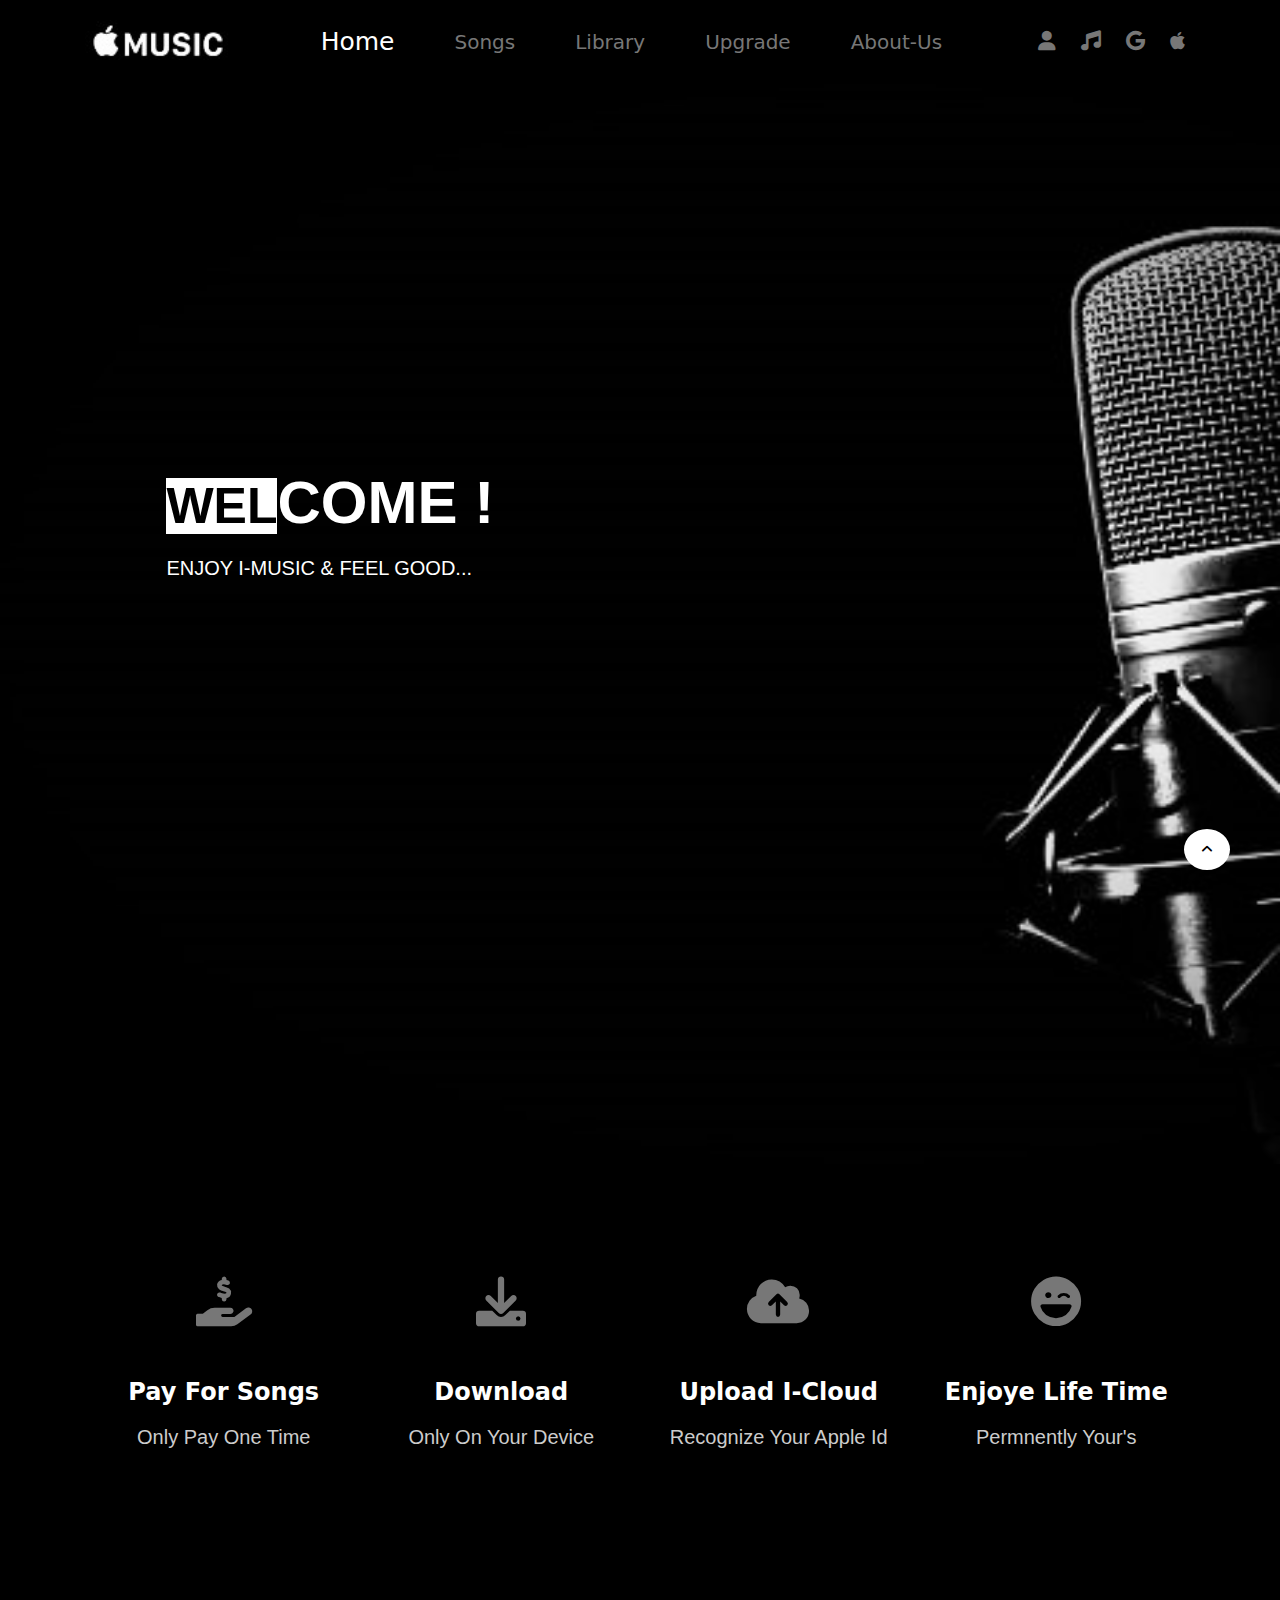
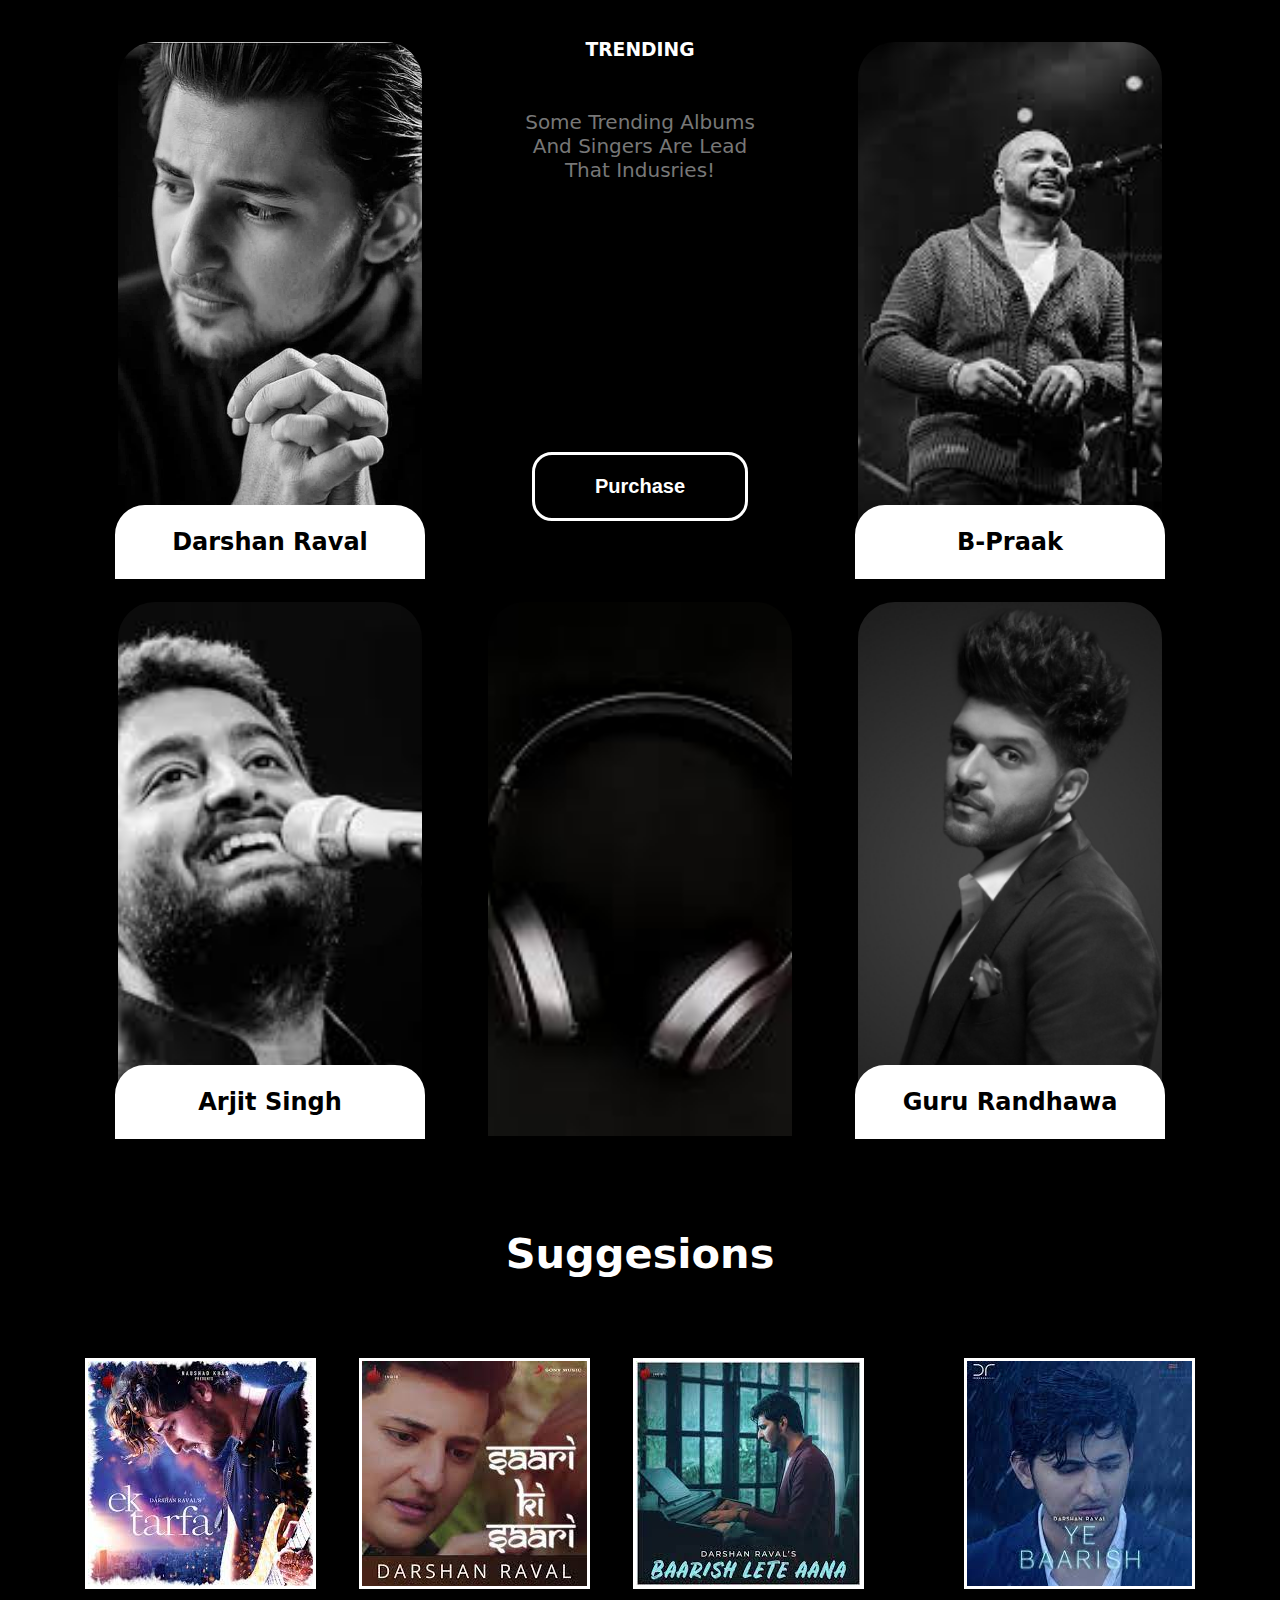
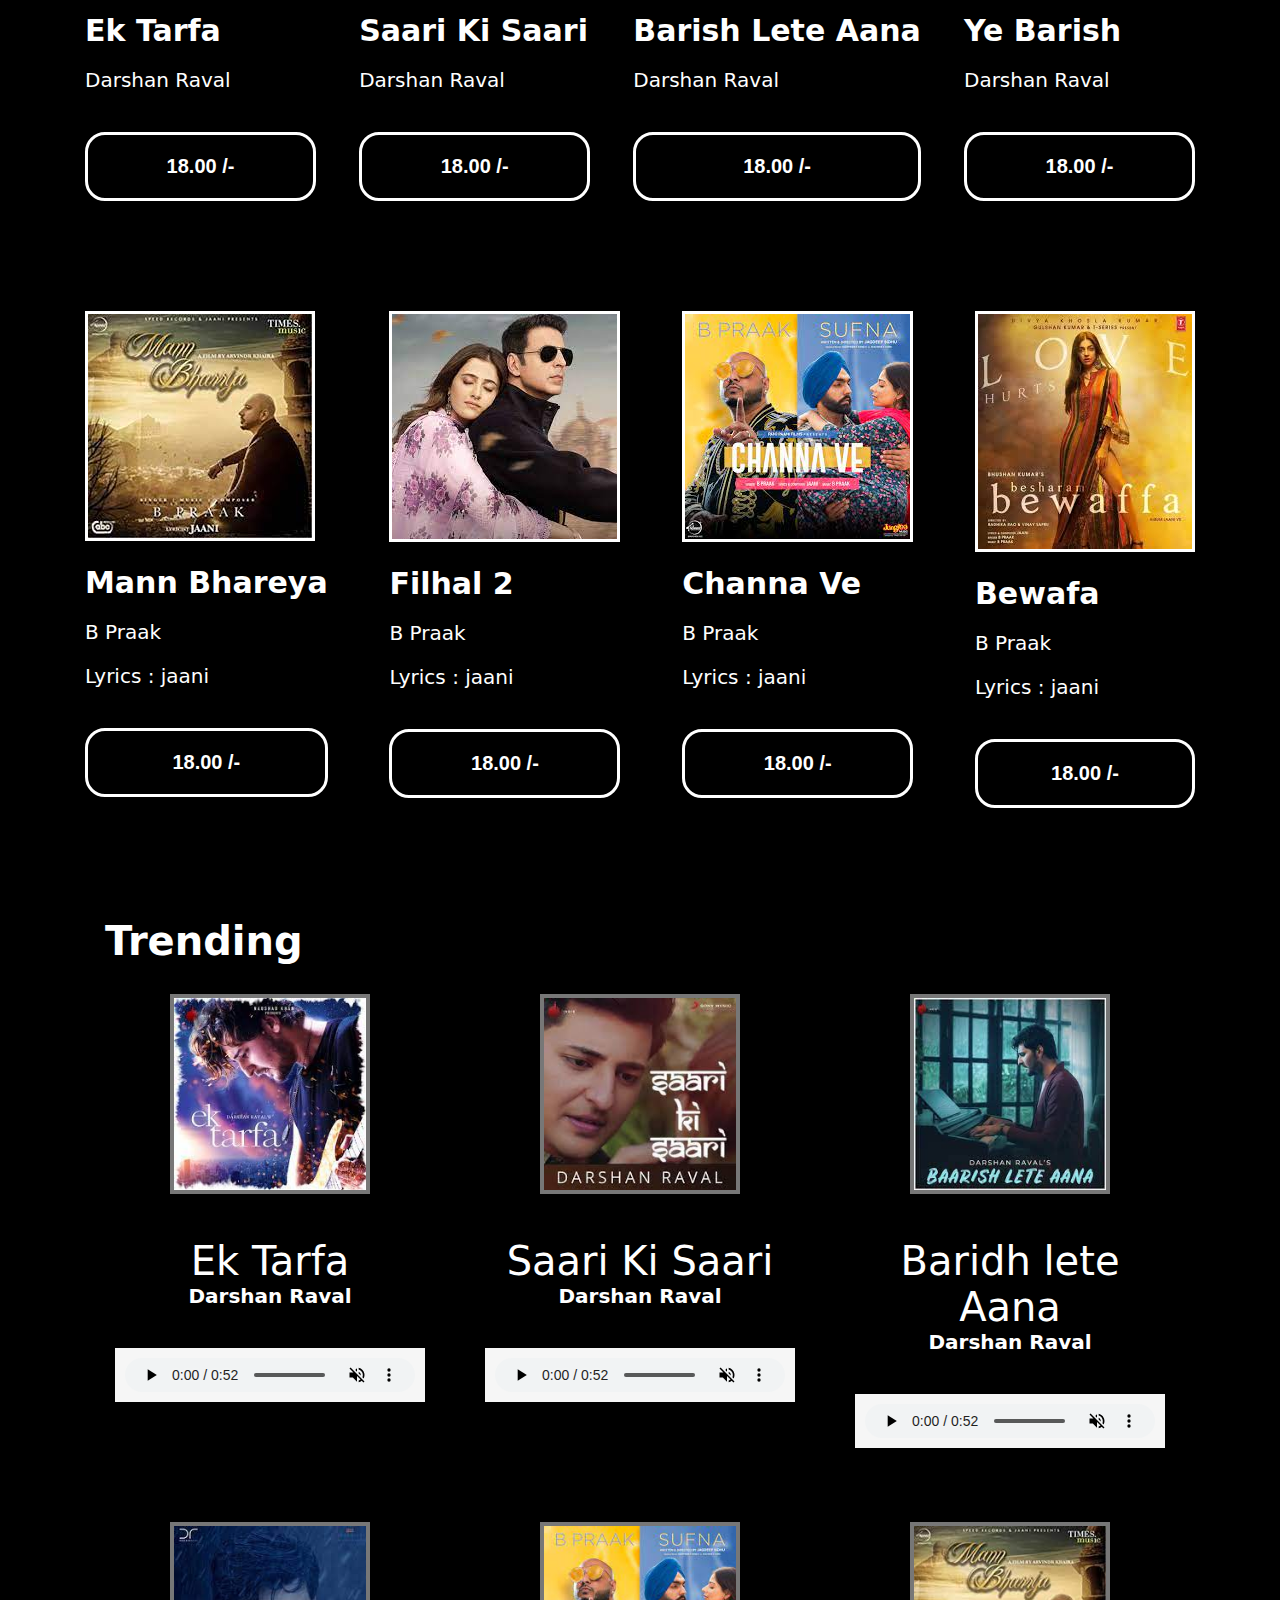
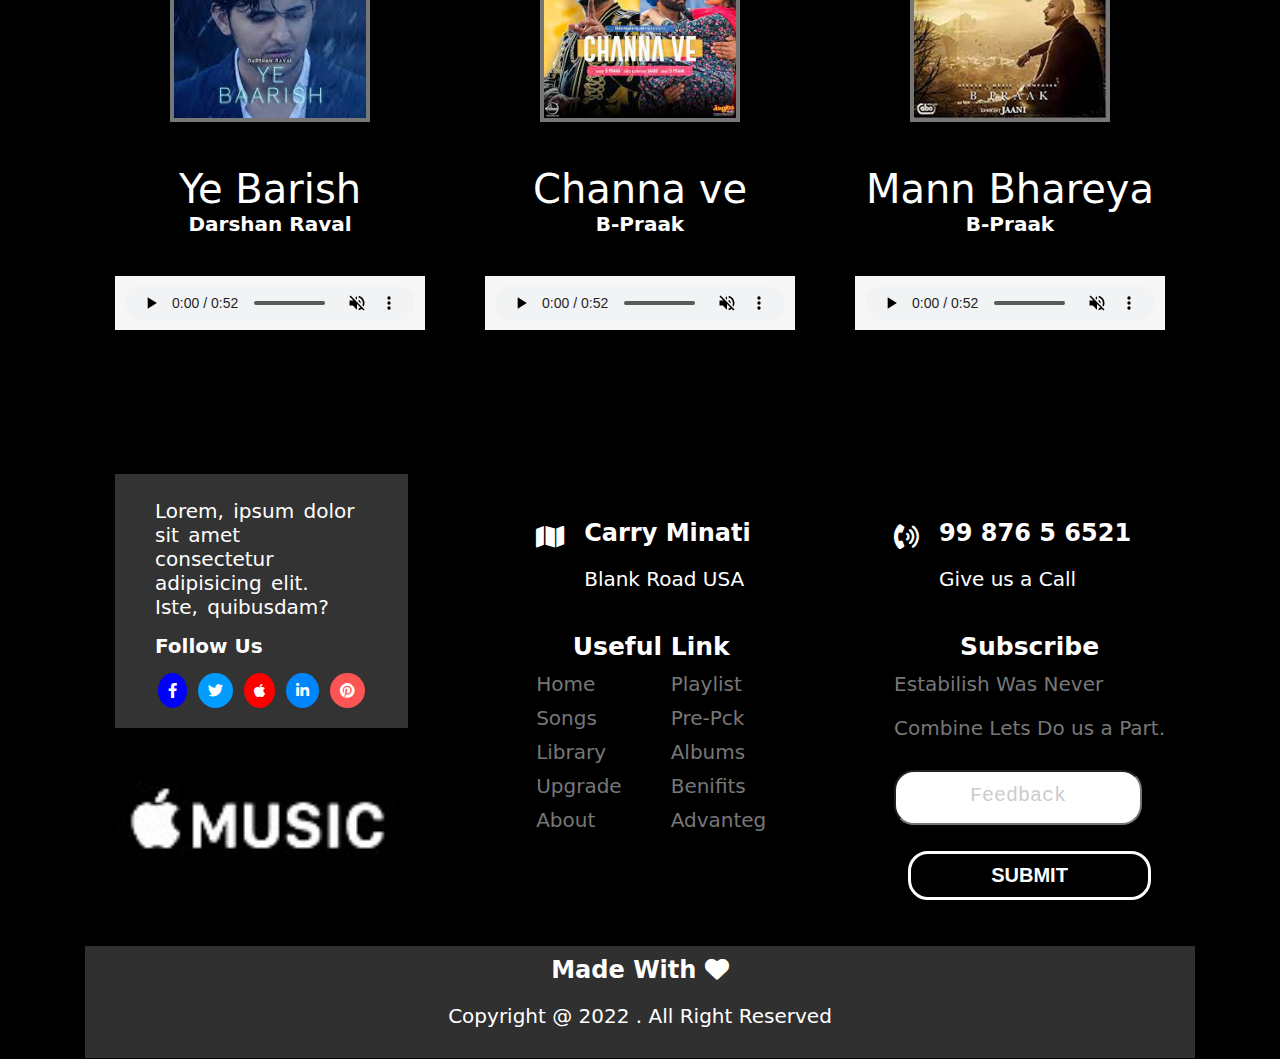
<file: index.html>
<!DOCTYPE html>
<html lang="en">
<head>
    <meta charset="UTF-8">
    <meta http-equiv="X-UA-Compatible" content="IE=edge">
    <meta name="viewport" content="width=device-width, initial-scale=1.0">
    <title>Appple Bot !</title>

    <!-- Favicon -->
    <link rel="icon" href="Images/apple.png">

    <!-- All Min Css -->
    <link rel="stylesheet" href="CSS/all.min.css">

    <!-- Fonts -->
    <link rel="stylesheet" href="">

    <!-- Style.css -->
    <link rel="stylesheet" href="CSS/style.css">
</head>
<body>
    <a href="#uphead">
        <button class="btnup">
            <i class="fa-solid fa-angle-up"></i>
        </button>
    </a>
    
    <header id="uphead">
        <div class="container d-flex align-center jus-bet">
            <div class="logo">
               <a href="index.html"> <img src="images/ilogo1.jpg" alt=""></a>
            </div>
            <nav>
                <ul class="d-flex align-center">
                    <li><a href="index.html"><span>Home</span></a></li>
                    <li><a href="songs.html">Songs</a></li>
                    <li><a href="history.html">Library</a></li>
                    <li><a href="upgrade.html">Upgrade</a></li>
                    <li><a href="about.html">About-Us</a></li>
                </ul>
            </nav>
            <div class="icon">
                <a href="login.html" title="Login"><i class="fa-solid fa-user"></i></a>
                <a href="songs.html" title="music"><i class="fa-solid fa-music"></i></a>
                <a href="https://accounts.google.com" target="_blank"="Google"><i class="fa-brands fa-google"></i></a>
                <a href="https://support.apple.com/en-in/apple-id" target="_blank" title="Apple Id"><i class="fa-brands fa-apple"></i></a>
            </div>
        </div>
    </header>
    
    <section class="space">
        <div class="banner d-flex align-center ">
                <div class="container">
                    <div class="content0">
                        <h1><span class="wel">WEL</span>COME !</h1>
                        <p>ENJOY I-MUSIC  & FEEL GOOD...</p>
                    </div>
                </div>
        </div>
    </section>

    <section class="space">
        <div class="container d-flex ">
            <div class="service space">
                <i class="fa-solid fa-hand-holding-dollar"></i>
                <h2>Pay For Songs</h2>
                <p>Only Pay One Time</p>
            </div>

            <div class="service">
                <i class="fa-solid fa-download"></i>
                <h2>Download</h2>
                <p>Only On Your Device</p>
            </div>

            <div class="service">
                <i class="fa-solid fa-cloud-arrow-up"></i>  
                <h2>Upload I-Cloud</h2>
                <p>Recognize Your Apple Id</p>
            </div>

            <div class="service">
                <i class="fa-solid fa-face-laugh-wink"></i>
                <h2>Enjoye Life Time</h2>
                <p>Permnently Your's</p>
            </div>
        </div>
    </section>

    <section class="space">
        <div class="container d-flex">
            <div class="rowcon">
                <div class="img1">
                   <a href="https://www.youtube.com/results?search_query=darshan+raval" target="_blank"> <h2>Darshan Raval</h2></a>
                </div>
                
            </div>
            <div class="rowcon">
                <h3>TRENDING</h3>
                <p>Some Trending Albums And Singers Are Lead That Indusries!</p>
                <a href="payment.html">
                    <button class="btn">
                   Purchase
                    </button>
                </a>
            </div>
            <div class="rowcon">
               <div class="img2">
                <a href="https://www.youtube.com/results?search_query=b+praak+" target="_blank"> <h2>B-Praak</h2></a>
               </div>
            </div>
        </div>

        <div class="container d-flex con-sm">
            <div class="rowcon">
               <div class="img3">
                <a href="https://www.youtube.com/results?search_query=arjit+singh" target="_blank"> <h2>Arjit Singh</h2></a>
               </div>
            </div>
            <div class="rowcon">
                <div class="img5">

                </div>
                
            </div>
            <div class="rowcon">
               <div class="img4">
                 <a href="https://www.youtube.com/results?search_query=guru+randhawa" target="_blank"><h2>Guru Randhawa</h2></a>
               </div>
            </div>
        </div>
    </section>

    <section class="space">
        <div class="sug space">
            <h5>Suggesions</h5>
            
        </div>
        <div class="container d-flex jus-bet">
            
           <div class="songs">
            <img src="images/song1.jpg" alt="">
                <h5>Ek Tarfa</h5>
                <p>Darshan Raval</p>
                <a href="payment.html">
                    <button class="btn">
                    18.00 /-
                    </button>
                </a>
           </div>
           <div class="songs">
            <img src="images/song2.jpg" alt="">
                <h5>Saari Ki Saari</h5>
                <p>Darshan Raval</p>
                <a href="payment.html">
                    <button class="btn">
                    18.00 /-
                    </button>
                </a>
           </div>
           <div class="songs">
            <img src="images/song3.jpg" alt="">
                <h5>Barish Lete Aana</h5>
                <p>Darshan Raval</p>
                <a href="payment.html">
                    <button class="btn">
                    18.00 /-
                    </button>
                </a>
           </div>
           <div class="songs">
            <img src="images/song4.jpg" alt="">
                <h5>Ye Barish</h5>
                <p>Darshan Raval</p>
                <a href="payment.html">
                    <button class="btn">
                    18.00 /-
                    </button>
                </a>
           </div>
           
        </div>
       
    </section>

    <section class="space">
        <div class="container d-flex jus-bet">
           <div class="songs">
            <img src="images/song2b.jpg" alt="">
                <h5>Mann Bhareya</h5>
                <p>B Praak</p>
                <p>Lyrics : jaani</p>
                <a href="payment.html">
                    <button class="btn">
                    18.00 /-
                    </button>
                </a>
           </div>
           <div class="songs">
            <img src="images/song3b.jpg" alt="">
                <h5>Filhal 2</h5>
                <p>B Praak</p>
                <p>Lyrics : jaani</p>
                <a href="payment.html">
                    <button class="btn">
                    18.00 /-
                    </button>
                </a>
           </div>
           <div class="songs">
            <img src="images/song1b.jpg" alt="">
                <h5>Channa Ve</h5>
                <p>B Praak</p>
                <p>Lyrics : jaani</p>
                <a href="payment.html">
                    <button class="btn">
                    18.00 /-
                    </button>
                </a>
           </div>
           <div class="songs">
            <img src="images/song4b.jpg" alt="">
                <h5>Bewafa</h5>
                <p>B Praak</p>
                <p>Lyrics : jaani</p>
                <a href="payment.html">
                    <button class="btn">
                    18.00 /-
                    </button>
                </a>
           </div>
           
        </div>
    </section>

    <section >
        <div class="container">
            <div class="text">
                <h2>Trending</h2>
            </div>
        </div>
    </section>

    <section class="space">
        <div class="container  mb">
            <div class="forrowedit  jus-bet d-flex">
                <div class="music-user">
                   <div class="song-bar">
                       <img src="images/song1.jpg" alt="">
                   </div>
                   <div class="song-bar">
                       <h2>Ek Tarfa</h2>
                       <small>Darshan Raval</small>
                   </div>
                   <div class="song-bar ">
                       <audio controls loop muted autoplay>
                           <source src="music/ek tarfa.mp3">
                       </audio>
                   </div>
               </div>
               <div class="music-user">
                   <div class="song-bar">
                       <img src="images/song2.jpg" alt="">
                   </div>
                   <div class="song-bar">
                       <h2>Saari Ki Saari</h2>
                       <small>Darshan Raval</small>
                   </div>
                   <div class="song-bar">
                       <audio controls loop muted autoplay>
                           <source src="music/ek tarfa.mp3">
                       </audio>
                   </div>
               </div>
   
               <div class="music-user">
                   <div class="song-bar">
                       <img src="images/song3.jpg" alt="">
                   </div>
                   <div class="song-bar">
                       <h2>Baridh lete Aana</h2>
                       <small>Darshan Raval</small>
                   </div>
                   <div class="song-bar ">
                       <audio controls loop muted autoplay>
                           <source src="music/ek tarfa.mp3">
                       </audio>
                   </div>
               </div>
              </div>

              <div class="forrowedit jus-bet d-flex">
                <div class="music-user ">
                   <div class="song-bar">
                       <img src="images/song4.jpg" alt="">
                   </div>
                   <div class="song-bar">
                       <h2>Ye Barish</h2>
                       <small>Darshan Raval</small>
                   </div>
                   <div class="song-bar ">
                       <audio controls loop muted autoplay>
                           <source src="music/ek tarfa.mp3">
                       </audio>
                   </div>
               </div>
               <div class="music-user">
                   <div class="song-bar">
                       <img src="images/song1b.jpg" alt="">
                   </div>
                   <div class="song-bar">
                       <h2>Channa ve </h2>
                       <small>B-Praak</small>
                   </div>
                   <div class="song-bar">
                       <audio controls loop muted autoplay>
                           <source src="music/ek tarfa.mp3">
                       </audio>
                   </div>
               </div>
   
               <div class="music-user">
                   <div class="song-bar">
                       <img src="images/song2b.jpg" alt="">
                   </div>
                   <div class="song-bar">
                       <h2>Mann Bhareya</h2>
                       <small>B-Praak</small>
                   </div>
                   <div class="song-bar ">
                       <audio controls loop muted autoplay>
                           <source src="music/ek tarfa.mp3">
                       </audio>
                   </div>
               </div>
              </div>
        </div>
    </section>

    <footer>
        <div class="container ">
            <div class="top-footer d-flex jus-bet">
                <div class="part-1">
                    <div class="box-footer">
                        <p>
                            Lorem, ipsum dolor sit amet consectetur adipisicing elit. Iste, quibusdam?
                        </p>
                        <h2>Follow Us</h2>
                        <a href="https://www.facebook.com/applemusic/" target="_blank"><i class="fa-brands fa-facebook-f bg-1"></i></a>
                        <a href="https://twitter.com/AppleMusic?ref_src=twsrc%5Egoogle%7Ctwcamp%5Eserp%7Ctwgr%5Eauthor" target="_blank"><i class="fa-brands fa-twitter bg-2"></i></a>
                        <a href="https://music.apple.com/us/browse" target="_blank"><i class="fa-brands fa-apple bg-3"></i></a>
                        <a href="https://www.linkedin.com/company/apple-music-co.-inc." target="_blank"><i class="fa-brands fa-linkedin-in bg-4"></i></a>
                        <a href="https://www.pinterest.com/applemusic/" target="_blank"><i class="fa-brands fa-pinterest bg-5"></i></a>
                    </div>
                    <div class="font-cen">
                        <h2>
                           <img src="images/ilogo1.jpg" alt="">
                        </h2>
                    </div>
                </div>
                <div class="part-2 ">
                    <div class="forlocat d-flex">
                        <div class="iconforfooter">
                            <i class="fa-solid fa-map"></i>
                        </div>
                        <div class="location">
                            <h2>Carry Minati</h2>
                            <p>Blank Road USA</p>
                        </div>
                    </div>

                    <div class="nav">
                        <h2>Useful Link</h2>
                        <div class="navforfooter d-flex jus-bet">
                            <div class="firstnav">
                               <a href="index.html"><p>Home</p></a>
                               <a href="songs.html"><p>Songs</p></a>
                               <a href="history.html"><p>Library</p></a>
                               <a href="upgrade.html"><p>Upgrade</p></a>
                               <a href="about.html"><p>About</p></a>
                            </div>
                            <div class="secnav">
                                <a href=""><p>Playlist</p></a>
                                <a href=""><p>Pre-Pck</p></a>
                                <a href=""><p>Albums</p></a>
                                <a href=""><p>Benifits</p></a>
                                <a href=""><p>Advanteg</p></a>
                            </div>
                        </div>
                    </div>
                </div>
                <div class="part-3">
                    <div class="forlocat d-flex">
                        <div class="iconforfooter">
                            <i class="fa-solid fa-phone-volume"></i>
                        </div>
                        <div class="location">
                            <h2>99 876 5 6521</h2>
                            <p>Give us a Call</p>
                        </div>
                    </div>
                   <div class="nav">
                    <h2>Subscribe</h2>
                    <p>Estabilish Was Never</p>
                    <p>  Combine Lets Do us a Part.</p>
                   </div>
                   <div class="input-edit">
                       <div class="msg">
                        <input type="text" placeholder="Feedback">
                        <button class="btn m-footer">
                            SUBMIT
                        </button>
                       </div>
                   </div>
                </div>
            </div>
            <div class="bottom-footer">
                <h2>Made With <i class="fa-solid fa-heart"></i></h2>
                    <p>Copyright @ 2022 . All Right Reserved</p>
            </div>
        </div>
    </footer>
</body>
</html>
</file>
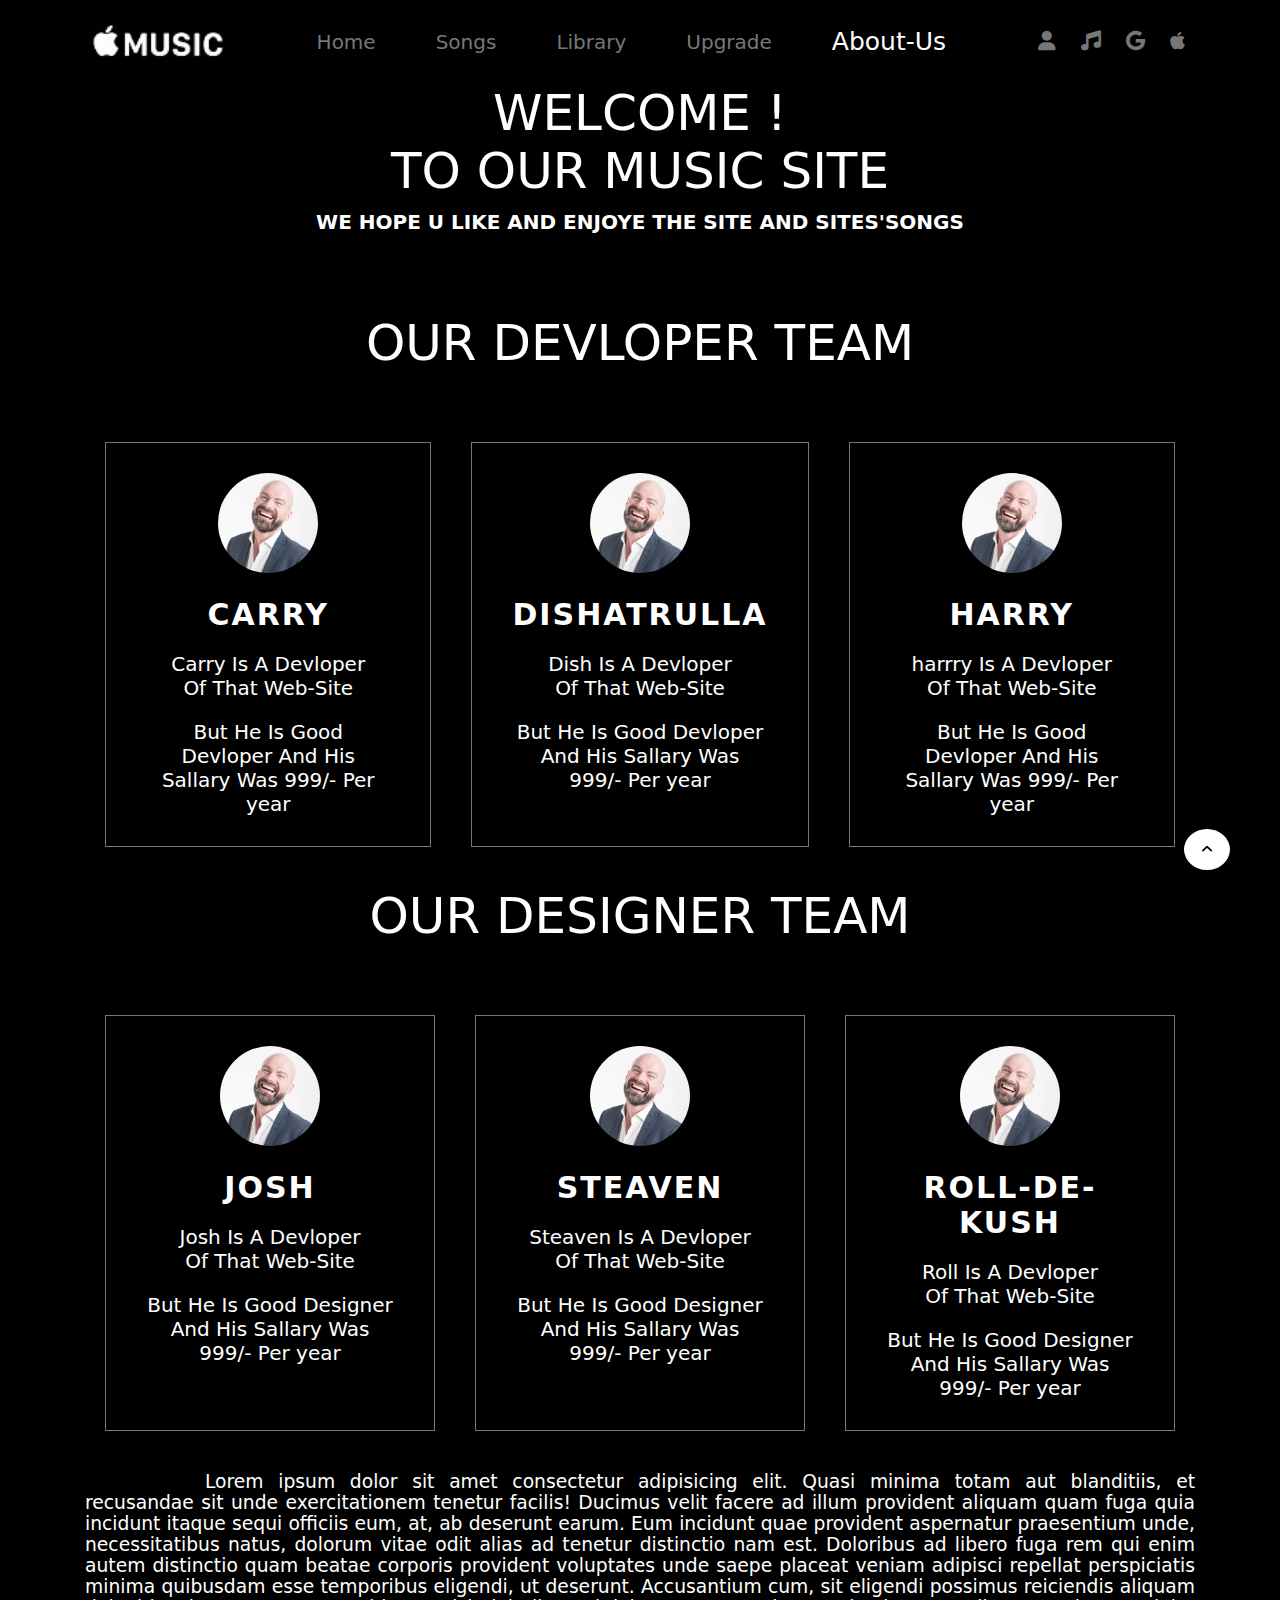
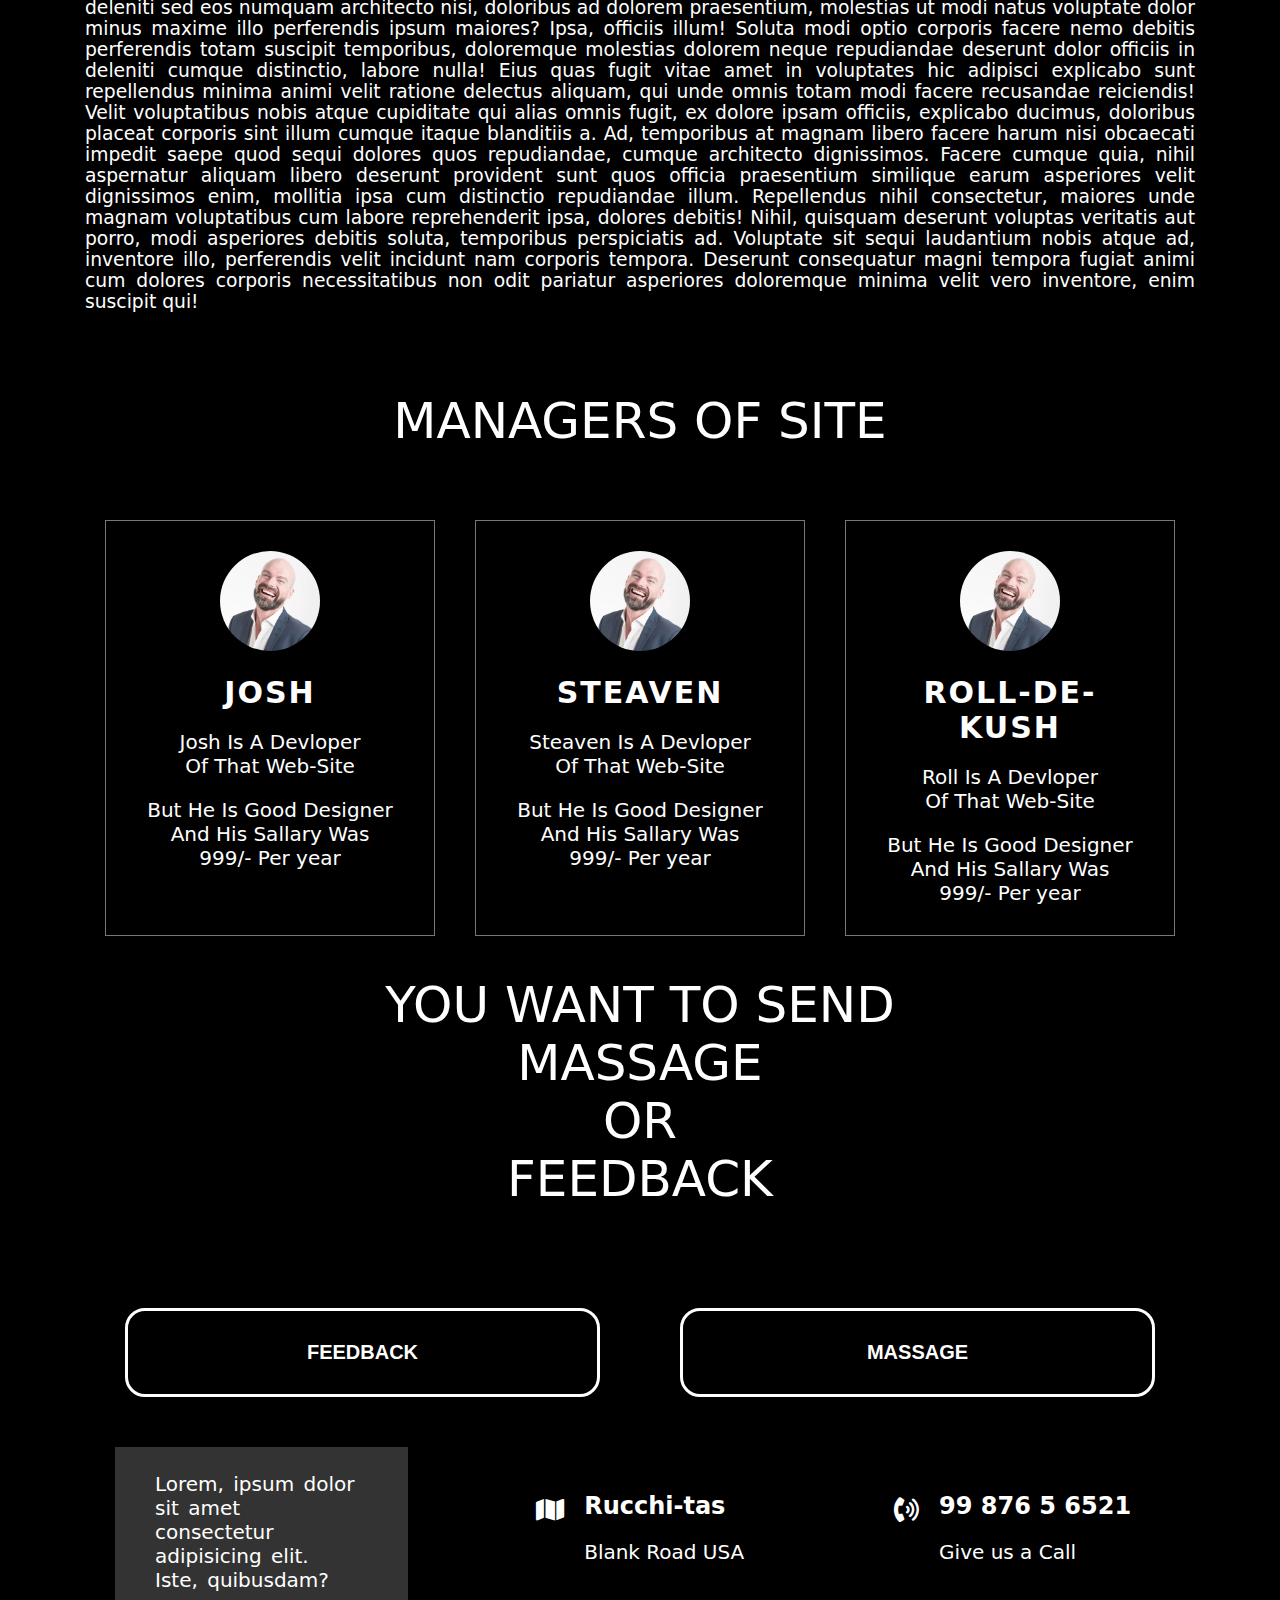
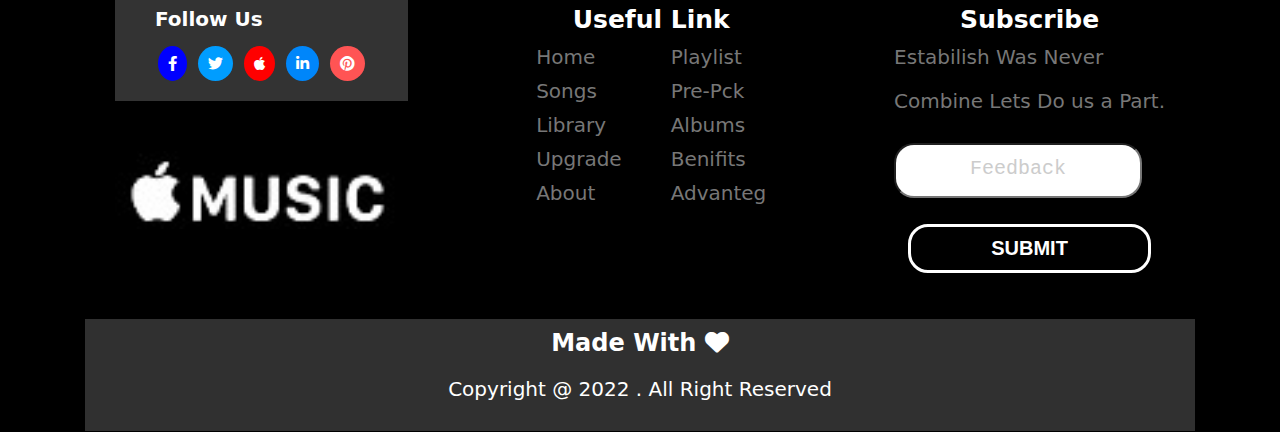
<file: about.html>
<!DOCTYPE html>
<html lang="en">
<head>
    <meta charset="UTF-8">
    <meta http-equiv="X-UA-Compatible" content="IE=edge">
    <meta name="viewport" content="width=device-width, initial-scale=1.0">
    <title>Appple Bot !</title>

    <!-- Favicon -->
    <link rel="icon" href="Images/apple.png">

    <!-- All Min Css -->
    <link rel="stylesheet" href="CSS/all.min.css">

    <!-- Fonts -->
    <link rel="stylesheet" href="">

    <!-- Style.css -->
    <link rel="stylesheet" href="CSS/style.css">
</head>
<body>

    <a href="#uphead">
        <button class="btnup">
            <i class="fa-solid fa-angle-up"></i>
        </button>
    </a>
    
    <header id="uphead">
        <div class="container d-flex align-center jus-bet">
            <div class="logo">
               <a href="index.html"> <img src="images/ilogo1.jpg" alt=""></a>
            </div>
            <nav>
                <ul class="d-flex align-center">
                    <li><a href="index.html">Home</a></li>
                    <li><a href="songs.html">Songs</a></li>
                    <li><a href="history.html">Library</a></li>
                    <li><a href="upgrade.html">Upgrade</a></li>
                    <li><a href="about.html"><span>About-Us</span></a></li>
                </ul>
            </nav>
            <div class="icon">
                <a href="login.html" title="Login"><i class="fa-solid fa-user"></i></a>
                <a href="songs.html" title="music"><i class="fa-solid fa-music"></i></a>
                <a href="https://accounts.google.com" target="_blank"="Google"><i class="fa-brands fa-google"></i></a>
                <a href="https://support.apple.com/en-in/apple-id" target="_blank" title="Apple Id"><i class="fa-brands fa-apple"></i></a>
            </div>
        </div>
    </header>

    <section class="space">
        <div class="container">
            <div class="text-box">
                <h2>WELCOME ! <br> TO OUR MUSIC SITE </h2>
                <p>WE HOPE U LIKE AND ENJOYE THE SITE AND SITES'SONGS</p>
            </div>
        </div>
    </section>

    <section>
        <div class="container">
            <div class="text-box2">
                <h2>
                    OUR DEVLOPER TEAM
                </h2>
            </div>
        </div>
    </section>

    <section>
        <div class="container d-flex jus-bet">
            <div class="box">
                <img src="images/review.jpg" alt="">
                <h2>CARRY</h2>
                <p>Carry Is A Devloper <br>Of That Web-Site</p>
                <p>But He Is Good Devloper And His Sallary Was 999/- Per year</p>

            </div>

            <div class="box">
                <img src="images/review.jpg" alt="">
                <h2>DISHATRULLA</h2>
                <p>Dish Is A Devloper<br> Of That Web-Site</p>
                <p>But He Is Good Devloper And His Sallary Was 999/- Per year</p>

            </div>

            <div class="box">
                <img src="images/review.jpg" alt="">
                <h2>HARRY</h2>
                <p>harrry  Is A Devloper<br> Of That Web-Site</p>
                <p>But He Is Good Devloper And His Sallary Was 999/- Per year</p>
            </div>
        </div>
    </section>

    <section>
        <div class="container">
            <div class="text-box2">
                <h2>
                    OUR DESIGNER TEAM
                </h2>
            </div>
        </div>
    </section>

    <section>
        <div class="container d-flex jus-bet">
            <div class="box">
                <img src="images/review.jpg" alt="">
                <h2>JOSH </h2>
                <p>Josh Is A Devloper <br>Of That Web-Site</p>
                <p>But He Is Good Designer And His Sallary Was 999/- Per year</p>

            </div>

            <div class="box">
                <img src="images/review.jpg" alt="">
                <h2>STEAVEN</h2>
                <p>Steaven Is A Devloper<br> Of That Web-Site</p>
                <p>But He Is Good Designer And His Sallary Was 999/- Per year</p>

            </div>

            <div class="box">
                <img src="images/review.jpg" alt="">
                <h2>ROLL-DE-KUSH</h2>
                <p>Roll Is A Devloper<br> Of That Web-Site</p>
                <p>But He Is Good Designer And His Sallary Was 999/- Per year</p>
            </div>
        </div>
    </section>

    <section class="space">
        <div class="container">
            <div class="textlorem">
                <h3>Lorem ipsum dolor sit amet consectetur adipisicing elit. Quasi minima totam aut blanditiis, et recusandae sit unde exercitationem tenetur facilis! Ducimus velit facere ad illum provident aliquam quam fuga quia incidunt itaque sequi officiis eum, at, ab deserunt earum. Eum incidunt quae provident aspernatur praesentium unde, necessitatibus natus, dolorum vitae odit alias ad tenetur distinctio nam est. Doloribus ad libero fuga rem qui enim autem distinctio quam beatae corporis provident voluptates unde saepe placeat veniam adipisci repellat perspiciatis minima quibusdam esse temporibus eligendi, ut deserunt. Accusantium cum, sit eligendi possimus reiciendis aliquam deleniti sed eos numquam architecto nisi, doloribus ad dolorem praesentium, molestias ut modi natus voluptate dolor minus maxime illo perferendis ipsum maiores? Ipsa, officiis illum! Soluta modi optio corporis facere nemo debitis perferendis totam suscipit temporibus, doloremque molestias dolorem neque repudiandae deserunt dolor officiis in deleniti cumque distinctio, labore nulla! Eius quas fugit vitae amet in voluptates hic adipisci explicabo sunt repellendus minima animi velit ratione delectus aliquam, qui unde omnis totam modi facere recusandae reiciendis! Velit voluptatibus nobis atque cupiditate qui alias omnis fugit, ex dolore ipsam officiis, explicabo ducimus, doloribus placeat corporis sint illum cumque itaque blanditiis a. Ad, temporibus at magnam libero facere harum nisi obcaecati impedit saepe quod sequi dolores quos repudiandae, cumque architecto dignissimos. Facere cumque quia, nihil aspernatur aliquam libero deserunt provident sunt quos officia praesentium similique earum asperiores velit dignissimos enim, mollitia ipsa cum distinctio repudiandae illum. Repellendus nihil consectetur, maiores unde magnam voluptatibus cum labore reprehenderit ipsa, dolores debitis! Nihil, quisquam deserunt voluptas veritatis aut porro, modi asperiores debitis soluta, temporibus perspiciatis ad. Voluptate sit sequi laudantium nobis atque ad, inventore illo, perferendis velit incidunt nam corporis tempora. Deserunt consequatur magni tempora fugiat animi cum dolores corporis necessitatibus non odit pariatur asperiores doloremque minima velit vero inventore, enim suscipit qui!</h3>
            </div>
        </div>
    </section>

    <section>
        <div class="container">
            <div class="text-box2">
                <h2>
                   MANAGERS OF SITE
                </h2>
            </div>
        </div>
    </section>

    <section>
        <div class="container d-flex jus-bet">
            <div class="box">
                <img src="images/review.jpg" alt="">
                <h2>JOSH </h2>
                <p>Josh Is A Devloper <br>Of That Web-Site</p>
                <p>But He Is Good Designer And His Sallary Was 999/- Per year</p>

            </div>

            <div class="box">
                <img src="images/review.jpg" alt="">
                <h2>STEAVEN</h2>
                <p>Steaven Is A Devloper<br> Of That Web-Site</p>
                <p>But He Is Good Designer And His Sallary Was 999/- Per year</p>

            </div>

            <div class="box">
                <img src="images/review.jpg" alt="">
                <h2>ROLL-DE-KUSH</h2>
                <p>Roll Is A Devloper<br> Of That Web-Site</p>
                <p>But He Is Good Designer And His Sallary Was 999/- Per year</p>
            </div>
        </div>
    </section>

    <section>
        <div class="container">
            <div class="text-box2">
                <h2>
                  YOU WANT TO SEND <br>MASSAGE<br>OR<br>FEEDBACK
                </h2>
            </div>
        </div>
    </section>

    <section>
        <div class="container d-flex jus-bet">
            <div class="box1">
                <button class="btn">
                    FEEDBACK
                </button>
            </div>
            <div class="box1">
                <button class="btn">
                    MASSAGE
                </button>
            </div>
        </div>
    </section>

    <footer>
        <div class="container ">
            <div class="top-footer d-flex jus-bet">
                <div class="part-1">
                    <div class="box-footer">
                        <p>
                            Lorem, ipsum dolor sit amet consectetur adipisicing elit. Iste, quibusdam?
                        </p>
                        <h2>Follow Us</h2>
                        <a href="https://www.facebook.com/applemusic/" target="_blank"><i class="fa-brands fa-facebook-f bg-1"></i></a>
                        <a href="https://twitter.com/AppleMusic?ref_src=twsrc%5Egoogle%7Ctwcamp%5Eserp%7Ctwgr%5Eauthor" target="_blank"><i class="fa-brands fa-twitter bg-2"></i></a>
                        <a href="https://music.apple.com/us/browse" target="_blank"><i class="fa-brands fa-apple bg-3 target="_blank"" ></i></a>
                        <a href="https://www.linkedin.com/company/apple-music-co.-inc."><i class="fa-brands fa-linkedin-in bg-4" target="_blank"></i></a>
                        <a href="https://www.pinterest.com/applemusic/" target="_blank"><i class="fa-brands fa-pinterest bg-5"></i></a>
                    </div>
                    <div class="font-cen">
                        <h2>
                           <img src="images/ilogo1.jpg" alt="">
                        </h2>
                    </div>
                </div>
                <div class="part-2 ">
                    <div class="forlocat d-flex">
                        <div class="iconforfooter">
                            <i class="fa-solid fa-map"></i>
                        </div>
                        <div class="location">
                            <h2>Rucchi-tas</h2>
                            <p>Blank Road USA</p>
                        </div>
                    </div>

                    <div class="nav">
                        <h2>Useful Link</h2>
                        <div class="navforfooter d-flex jus-bet">
                            <div class="firstnav">
                                <a href="index.html"><p>Home</p></a>
                                <a href="songs.html"><p>Songs</p></a>
                                <a href="history.html"><p>Library</p></a>
                                <a href="upgrade.html"><p>Upgrade</p></a>
                                <a href="about.html"><p>About</p></a>
                             </div>
                            <div class="secnav">
                                <p>Playlist</p>
                                <p>Pre-Pck</p>
                                <p>Albums</p>
                                <p>Benifits</p>
                                <p>Advanteg</p>
                            </div>
                        </div>
                    </div>
                </div>
                <div class="part-3">
                    <div class="forlocat d-flex">
                        <div class="iconforfooter">
                            <i class="fa-solid fa-phone-volume"></i>
                        </div>
                        <div class="location">
                            <h2>99 876 5 6521</h2>
                            <p>Give us a Call</p>
                        </div>
                    </div>
                   <div class="nav">
                    <h2>Subscribe</h2>
                    <p>Estabilish Was Never</p>
                    <p>  Combine Lets Do us a Part.</p>
                   </div>
                   <div class="input-edit">
                       <div class="msg">
                        <input type="text" placeholder="Feedback">
                        <button class="btn m-footer">
                            SUBMIT
                        </button>
                       </div>
                   </div>
                </div>
            </div>
            <div class="bottom-footer">
                <h2>Made With <i class="fa-solid fa-heart"></i></h2>
                    <p>Copyright @ 2022 . All Right Reserved</p>
            </div>
        </div>
    </footer>
</body>
</html>
</file>
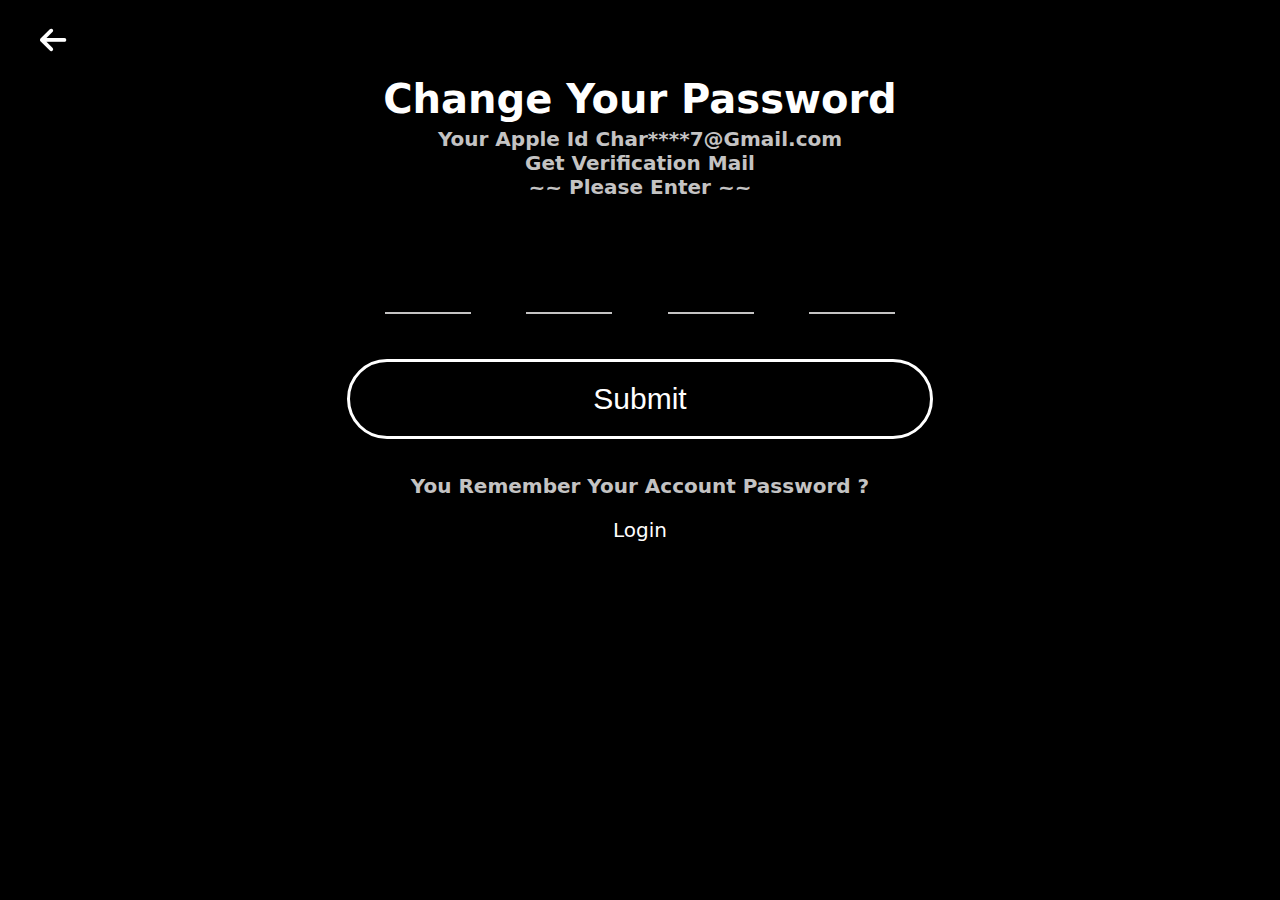
<file: forgot.html>
<!DOCTYPE html>
<html lang="en">
<head>
    <meta charset="UTF-8">
    <meta http-equiv="X-UA-Compatible" content="IE=edge">
    <meta name="viewport" content="width=device-width, initial-scale=1.0">
    <link rel="stylesheet" href="CSS/userdata.css">
    <link rel="icon" href="Images/apple.png">
    <link rel="stylesheet" href="CSS/all.min.css">
    <title>Change Password !</title>
</head>
<body>
    <div class="navvertical ">
        <a href="index.html"><i class="fa-solid fa-arrow-left"></i></a>
    </div>
    <div class="container">
        <div class="backbox">
            <form>
                <h1>Change Your Password</h1>
                <h4>Your Apple Id Char****7@Gmail.com<br>Get Verification Mail<br>~~ Please Enter ~~</h4>
                
                <input class="otpbox" type="mobile">
                <input class="otpbox" type="mobile">
                <input class="otpbox" type="mobile">
                <input class="otpbox" type="mobile">
                <br>
                <input type="submit" value="Submit" class="con">
                <h4>You Remember Your Account Password ?</h4>
                <a href="login.html" class="f-log">Login</a> 
            </form>
        </div>
    </div>
</body>
</html>
</file>
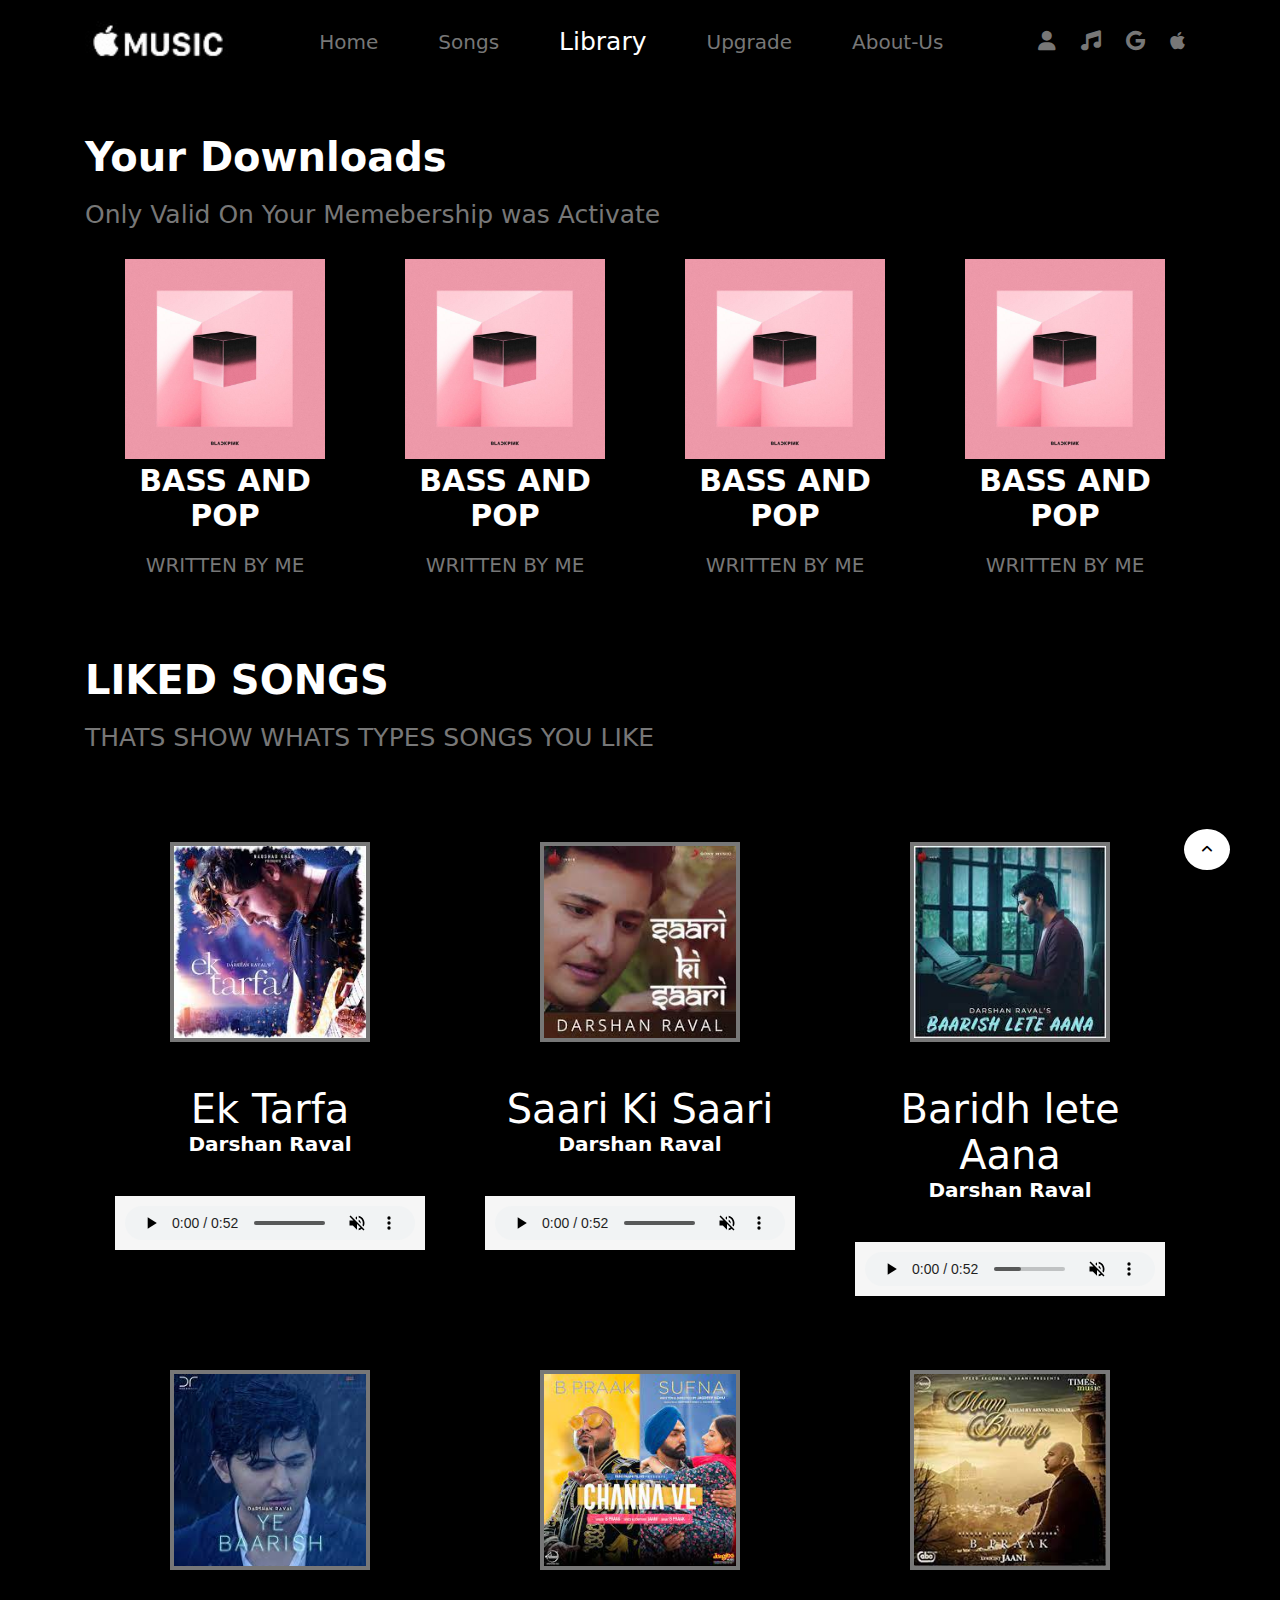
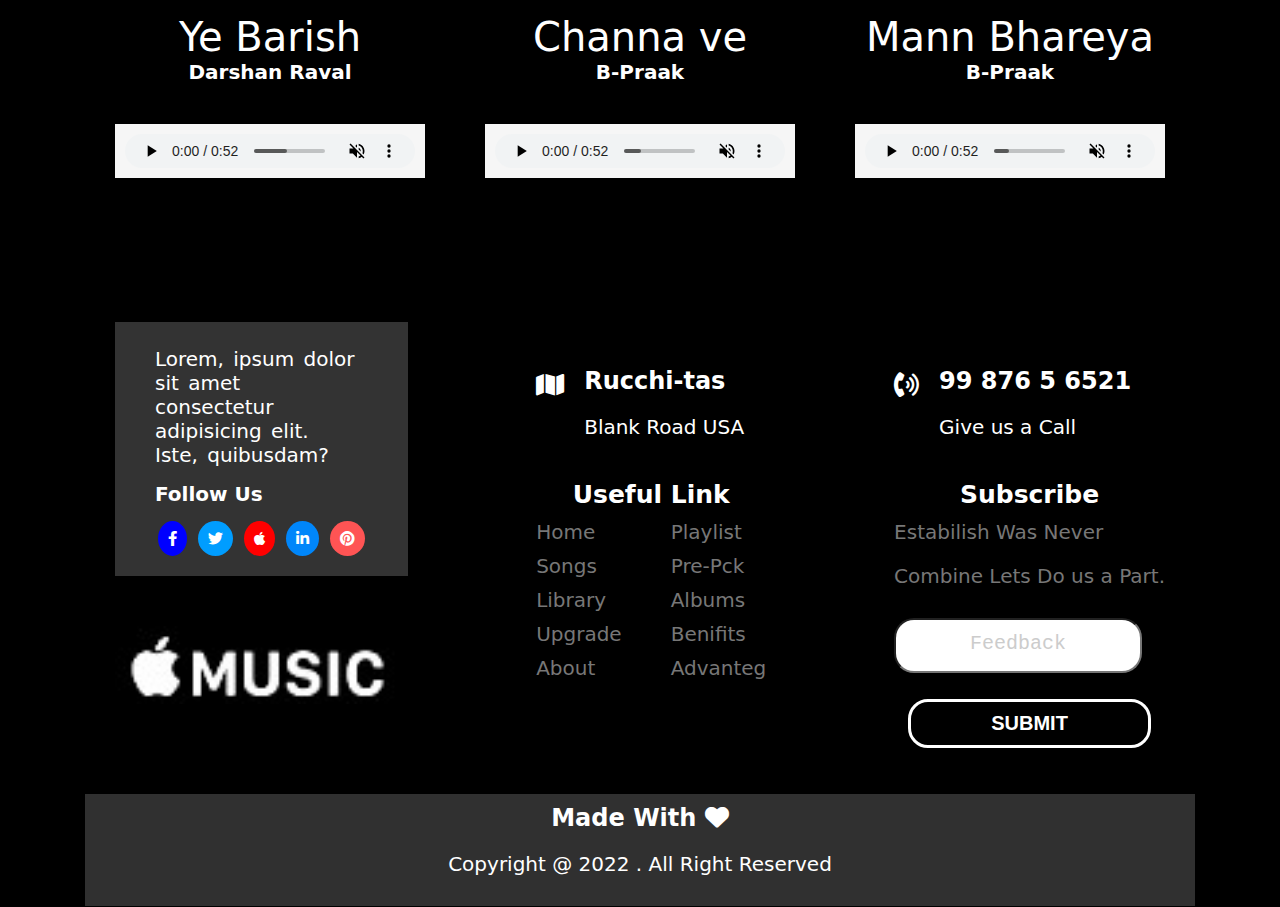
<file: history.html>
<!DOCTYPE html>
<html lang="en">
<head>
    <meta charset="UTF-8">
    <meta http-equiv="X-UA-Compatible" content="IE=edge">
    <meta name="viewport" content="width=device-width, initial-scale=1.0">
    <title>Library</title>
     <!-- Favicon -->
     <link rel="icon" href="Images/apple.png">
    <link rel="stylesheet" href="CSS/all.min.css">
    <link rel="stylesheet" href="CSS/style.css">

</head>
<body>

    <a href="#uphead">
        <button class="btnup">
            <i class="fa-solid fa-angle-up"></i>
        </button>
    </a>
    <header id="uphead">
        <div class="container d-flex align-center jus-bet">
            <div class="logo">
               <a href="index.html"> <img src="images/ilogo1.jpg" alt=""></a>
            </div>
            <nav>
                <ul class="d-flex align-center">
                    <li><a href="index.html">Home</a></li>
                    <li><a href="songs.html">Songs</a></li>
                    <li><a href="history.html"><span>Library</span></a></li>
                    <li><a href="upgrade.html">Upgrade</a></li>
                    <li><a href="about.html">About-Us</a></li>
                </ul>
            </nav>
            <div class="icon">
                <a href="login.html" title="Login"><i class="fa-solid fa-user"></i></a>
                <a href="songs.html" title="music"><i class="fa-solid fa-music"></i></a>
                <a href="https://accounts.google.com" target="_blank"="Google"><i class="fa-brands fa-google"></i></a>
                <a href="https://support.apple.com/en-in/apple-id" target="_blank" title="Apple Id"><i class="fa-brands fa-apple"></i></a>
            </div>
        </div>
    </header> 
    
    <section>
        <div class="container">
           <div class="forlib">
                <h1>
                    Your Downloads
                </h1>
                <p>Only Valid On Your Memebership was Activate</p>
           </div>
        </div>
    </section>

    <section>
        <div class="container jus-bet d-flex">
            <div class="foralbum">
                <img src="images/album.jpg" alt="">
                <h4>
                    BASS AND POP
                </h4>
                <p>WRITTEN BY ME</p>
            </div>

            <div class="foralbum">
                <img src="images/album.jpg" alt="">
                <h4>
                    BASS AND POP
                </h4>
                <p>WRITTEN BY ME</p>
            </div>

            <div class="foralbum">
                <img src="images/album.jpg" alt="">
                <h4>
                    BASS AND POP
                </h4>
                <p>WRITTEN BY ME</p>
            </div>

            <div class="foralbum">
                <img src="images/album.jpg" alt="">
                <h4>
                    BASS AND POP
                </h4>
                <p>WRITTEN BY ME</p>
            </div>
        </div>
    </section>

    <section class="space">
        <div class="container">
           <div class="forlib">
                <h1>
                    LIKED SONGS
                </h1>
                <p>THATS SHOW WHATS TYPES SONGS YOU LIKE</p>
           </div>
        </div>
    </section>

    <section class="space">
        <div class="container  mb">
            <div class="forrowedit  jus-bet d-flex">
                <div class="music-user">
                   <div class="song-bar">
                       <img src="images/song1.jpg" alt="">
                   </div>
                   <div class="song-bar">
                       <h2>Ek Tarfa</h2>
                       <small>Darshan Raval</small>
                   </div>
                   <div class="song-bar ">
                       <audio controls loop muted autoplay>
                           <source src="music/ek tarfa.mp3">
                       </audio>
                   </div>
               </div>
               <div class="music-user">
                   <div class="song-bar">
                       <img src="images/song2.jpg" alt="">
                   </div>
                   <div class="song-bar">
                       <h2>Saari Ki Saari</h2>
                       <small>Darshan Raval</small>
                   </div>
                   <div class="song-bar">
                       <audio controls loop muted autoplay>
                           <source src="music/ek tarfa.mp3">
                       </audio>
                   </div>
               </div>
   
               <div class="music-user">
                   <div class="song-bar">
                       <img src="images/song3.jpg" alt="">
                   </div>
                   <div class="song-bar">
                       <h2>Baridh lete Aana</h2>
                       <small>Darshan Raval</small>
                   </div>
                   <div class="song-bar ">
                       <audio controls loop muted autoplay>
                           <source src="music/ek tarfa.mp3">
                       </audio>
                   </div>
               </div>
              </div>

              <div class="forrowedit jus-bet d-flex">
                <div class="music-user ">
                   <div class="song-bar">
                       <img src="images/song4.jpg" alt="">
                   </div>
                   <div class="song-bar">
                       <h2>Ye Barish</h2>
                       <small>Darshan Raval</small>
                   </div>
                   <div class="song-bar ">
                       <audio controls loop muted autoplay>
                           <source src="music/ek tarfa.mp3">
                       </audio>
                   </div>
               </div>
               <div class="music-user">
                   <div class="song-bar">
                       <img src="images/song1b.jpg" alt="">
                   </div>
                   <div class="song-bar">
                       <h2>Channa ve </h2>
                       <small>B-Praak</small>
                   </div>
                   <div class="song-bar">
                       <audio controls loop muted autoplay>
                           <source src="music/ek tarfa.mp3">
                       </audio>
                   </div>
               </div>
   
               <div class="music-user">
                   <div class="song-bar">
                       <img src="images/song2b.jpg" alt="">
                   </div>
                   <div class="song-bar">
                       <h2>Mann Bhareya</h2>
                       <small>B-Praak</small>
                   </div>
                   <div class="song-bar ">
                       <audio controls loop muted autoplay>
                           <source src="music/ek tarfa.mp3">
                       </audio>
                   </div>
               </div>
              </div>
        </div>
    </section>

    <footer>
        <div class="container ">
            <div class="top-footer d-flex jus-bet">
                <div class="part-1">
                    <div class="box-footer">
                        <p>
                            Lorem, ipsum dolor sit amet consectetur adipisicing elit. Iste, quibusdam?
                        </p>
                        <h2>Follow Us</h2>
                        <a href="https://www.facebook.com/applemusic/" target="_blank"><i class="fa-brands fa-facebook-f bg-1"></i></a>
                        <a href="https://twitter.com/AppleMusic?ref_src=twsrc%5Egoogle%7Ctwcamp%5Eserp%7Ctwgr%5Eauthor" target="_blank"><i class="fa-brands fa-twitter bg-2"></i></a>
                        <a href="https://music.apple.com/us/browse" target="_blank"><i class="fa-brands fa-apple bg-3"></i></a>
                        <a href="https://www.linkedin.com/company/apple-music-co.-inc."><i class="fa-brands fa-linkedin-in bg-4" target="_blank"></i></a>
                        <a href="https://www.pinterest.com/applemusic/" target="_blank"><i class="fa-brands fa-pinterest bg-5"></i></a>
                    </div>
                    <div class="font-cen">
                        <h2>
                           <img src="images/ilogo1.jpg" alt="">
                        </h2>
                    </div>
                </div>
                <div class="part-2 ">
                    <div class="forlocat d-flex">
                        <div class="iconforfooter">
                            <i class="fa-solid fa-map"></i>
                        </div>
                        <div class="location">
                            <h2>Rucchi-tas</h2>
                            <p>Blank Road USA</p>
                        </div>
                    </div>

                    <div class="nav">
                        <h2>Useful Link</h2>
                        <div class="navforfooter d-flex jus-bet">
                            <div class="firstnav">
                                <a href="index.html"><p>Home</p></a>
                                <a href="songs.html"><p>Songs</p></a>
                                <a href="history.html"><p>Library</p></a>
                                <a href="upgrade.html"><p>Upgrade</p></a>
                                <a href="about.html"><p>About</p></a>
                             </div>
                            <div class="secnav">
                                <p>Playlist</p>
                                <p>Pre-Pck</p>
                                <p>Albums</p>
                                <p>Benifits</p>
                                <p>Advanteg</p>
                            </div>
                        </div>
                    </div>
                </div>
                <div class="part-3">
                    <div class="forlocat d-flex">
                        <div class="iconforfooter">
                            <i class="fa-solid fa-phone-volume"></i>
                        </div>
                        <div class="location">
                            <h2>99 876 5 6521</h2>
                            <p>Give us a Call</p>
                        </div>
                    </div>
                   <div class="nav">
                    <h2>Subscribe</h2>
                    <p>Estabilish Was Never</p>
                    <p>  Combine Lets Do us a Part.</p>
                   </div>
                   <div class="input-edit">
                       <div class="msg">
                        <input type="text" placeholder="Feedback">
                        <button class="btn m-footer">
                            SUBMIT
                        </button>
                       </div>
                   </div>
                </div>
            </div>
            <div class="bottom-footer">
                <h2>Made With <i class="fa-solid fa-heart"></i></h2>
                    <p>Copyright @ 2022 . All Right Reserved</p>
            </div>
        </div>
    </footer>
</body>
</html>
</file>
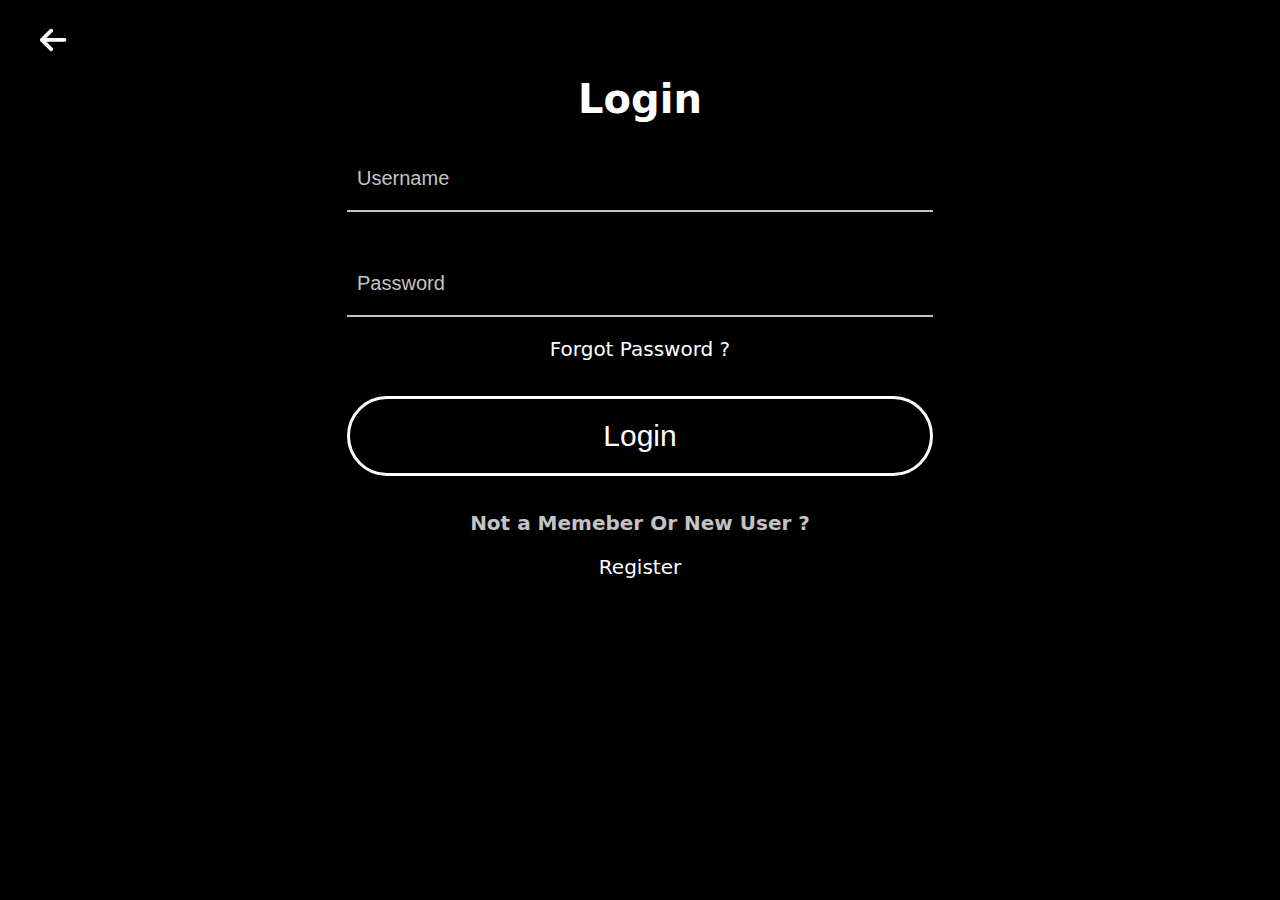
<file: login.html>
<!DOCTYPE html>
<html lang="en">
<head>
    <meta charset="UTF-8">
    <meta http-equiv="X-UA-Compatible" content="IE=edge">
    <meta name="viewport" content="width=device-width, initial-scale=1.0">
    <link rel="stylesheet" href="CSS/userdata.css">
    <link rel="icon" href="Images/apple.png">
    <link rel="stylesheet" href="CSS/all.min.css">
    <title>Login !</title>
</head>
<body>
    <div class="navvertical ">
       <a href="index.html"><i class="fa-solid fa-arrow-left"></i></a>
    </div>
    <div class="container">
        <div class="backbox">
            <form>
                <h1>Login</h1>
                <input type="text" placeholder="Username">
                <input type="password" placeholder="Password" required>
                <a href="forgot.html">Forgot Password ?</a>
                <input type="submit" value="Login" class="con">
                <h4>Not a Memeber Or New User ?</h4>
                <a href="register.html" class="reg">Register</a> 
            </form>
        </div>
    </div>
</body>
</html>
</file>
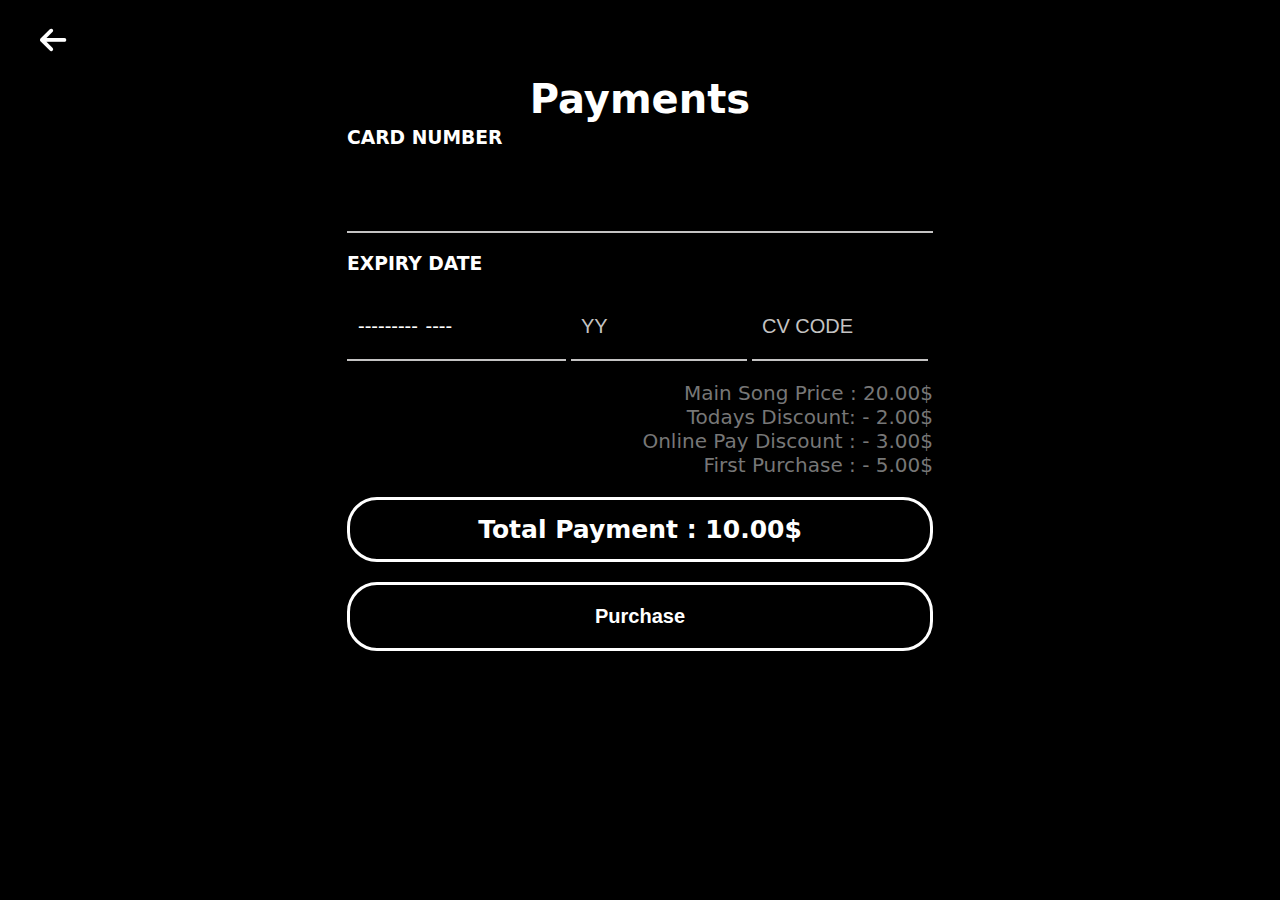
<file: payment.html>
<!DOCTYPE html>
<html lang="en">
<head>
    <meta charset="UTF-8">
    <meta http-equiv="X-UA-Compatible" content="IE=edge">
    <meta name="viewport" content="width=device-width, initial-scale=1.0">
    <link rel="stylesheet" href="CSS/userdata.css">
    <link rel="icon" href="Images/apple.png">
    <link rel="stylesheet" href="CSS/all.min.css">
    <title>Paymeny</title>
</head>
<body>
    <div class="navvertical ">
       <a href="index.html"><i class="fa-solid fa-arrow-left"></i></a>
    </div>
    <div class="container">
        <div class="backbox">
            <form>
                <h1>Payments</h1>
                <div class="payment">
                    <h3>CARD NUMBER</h3>
                    <input type="password">
                </div>
                <div class="payment">
                    <h3>EXPIRY DATE</h3>
                    <div class="pay-fax d-flex">
                        <input type="month" placeholder="MM">
                        <input type="number" min="2000" max="2100" placeholder="YY">
                        <input type="text" placeholder="CV CODE" pattern="{0-9}[4]">
                    </div>
                   <div class="text-edit">
                        <h3>Main Song Price : 20.00$</h3>
                        <h3>Todays Discount:  - 2.00$</h3>
                        <h3>Online Pay Discount : - 3.00$</h3>
                        <h3>First Purchase :  - 5.00$</h3>
                   </div>
                   <h6>Total Payment : 10.00$</h6>
                    <button class="payment-btn">
                            Purchase
                    </button>
                </div>
            </form>
        </div>
    </div>
</body>
</html>
</file>
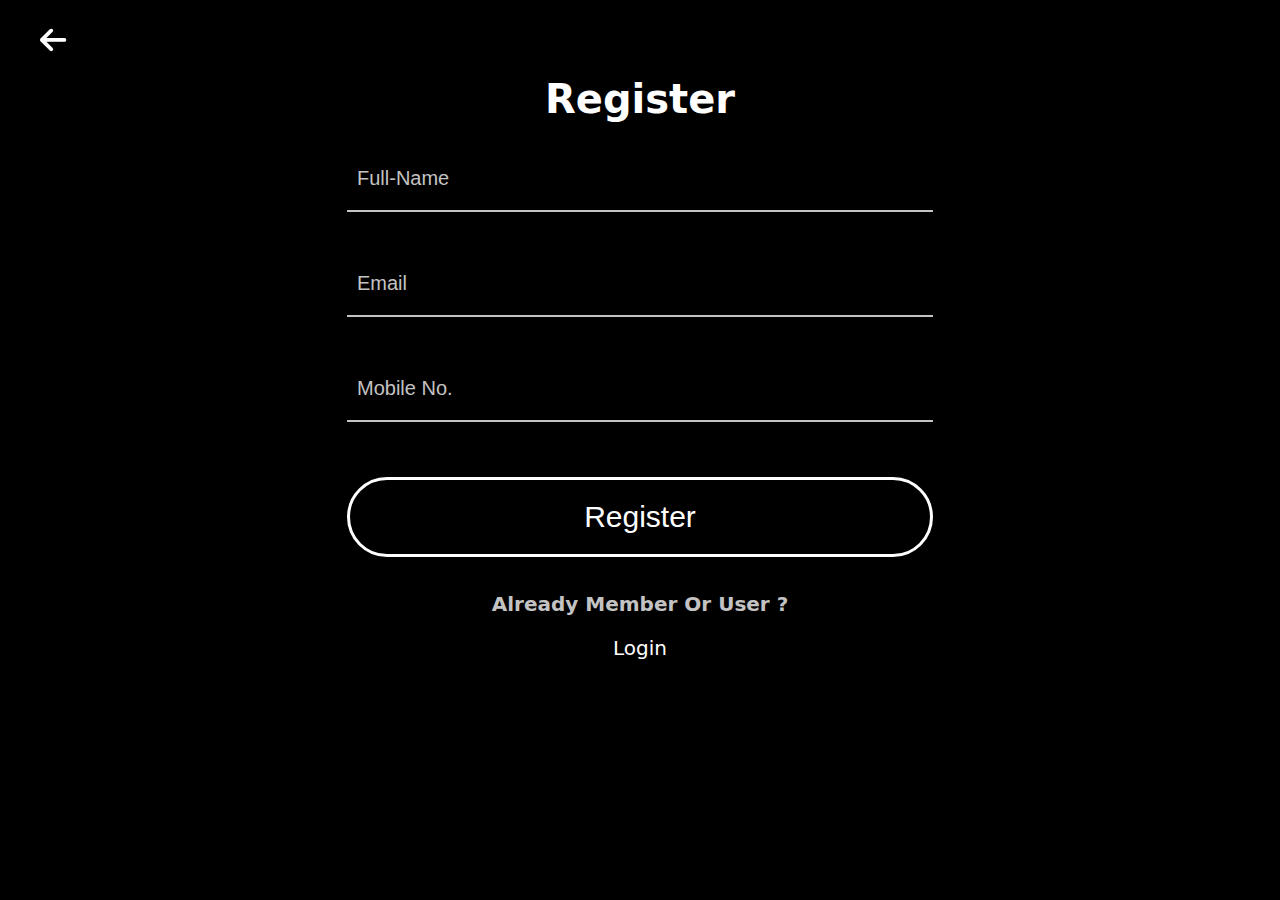
<file: register.html>
<!DOCTYPE html>
<html lang="en">
<head>
    <meta charset="UTF-8">
    <meta http-equiv="X-UA-Compatible" content="IE=edge">
    <meta name="viewport" content="width=device-width, initial-scale=1.0">
    <link rel="stylesheet" href="CSS/userdata.css">
    <link rel="icon" href="Images/apple.png">
    <link rel="stylesheet" href="CSS/all.min.css">
    <title>Register !</title>
</head>
<body>
    <div class="navvertical ">
        <a href="index.html"><i class="fa-solid fa-arrow-left"></i></a>
    </div>
   <div class="container">
    <div class="backbox">
        <form>
            <h1>Register </h1>
            <input type="text" placeholder="Full-Name">
            <input type="email" placeholder="Email">
            <input type="mobile" pattern="[10]{0-9}" placeholder="Mobile No.">
            <!-- <input type="password" placeholder="Password" required>
            <input type="password" placeholder=" Confirm Password" required> -->
            <input type="submit" value="Register" class="con">
            <h4>Already Member Or User ?</h4>
            <a href="login.html" class="log">Login</a> 
        </form>
    </div>
   </div>
</body>
</html>
</file>
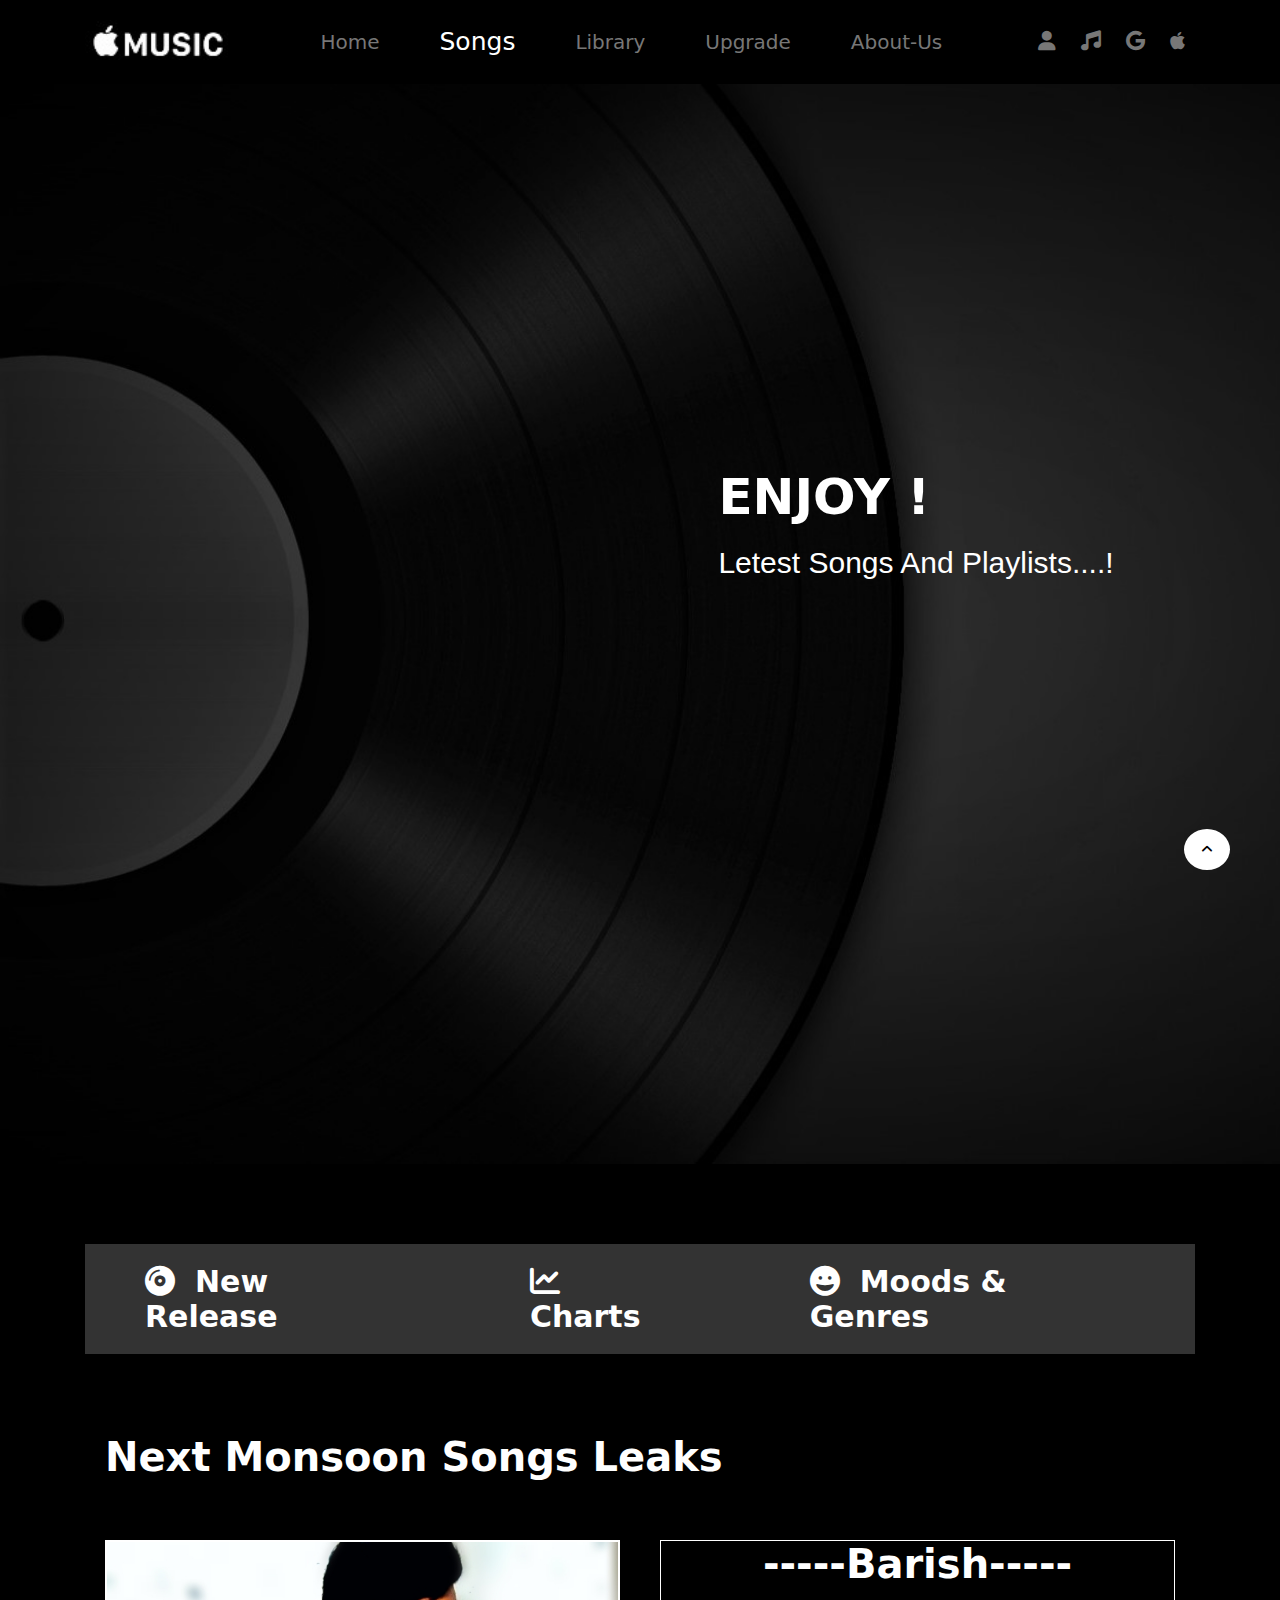
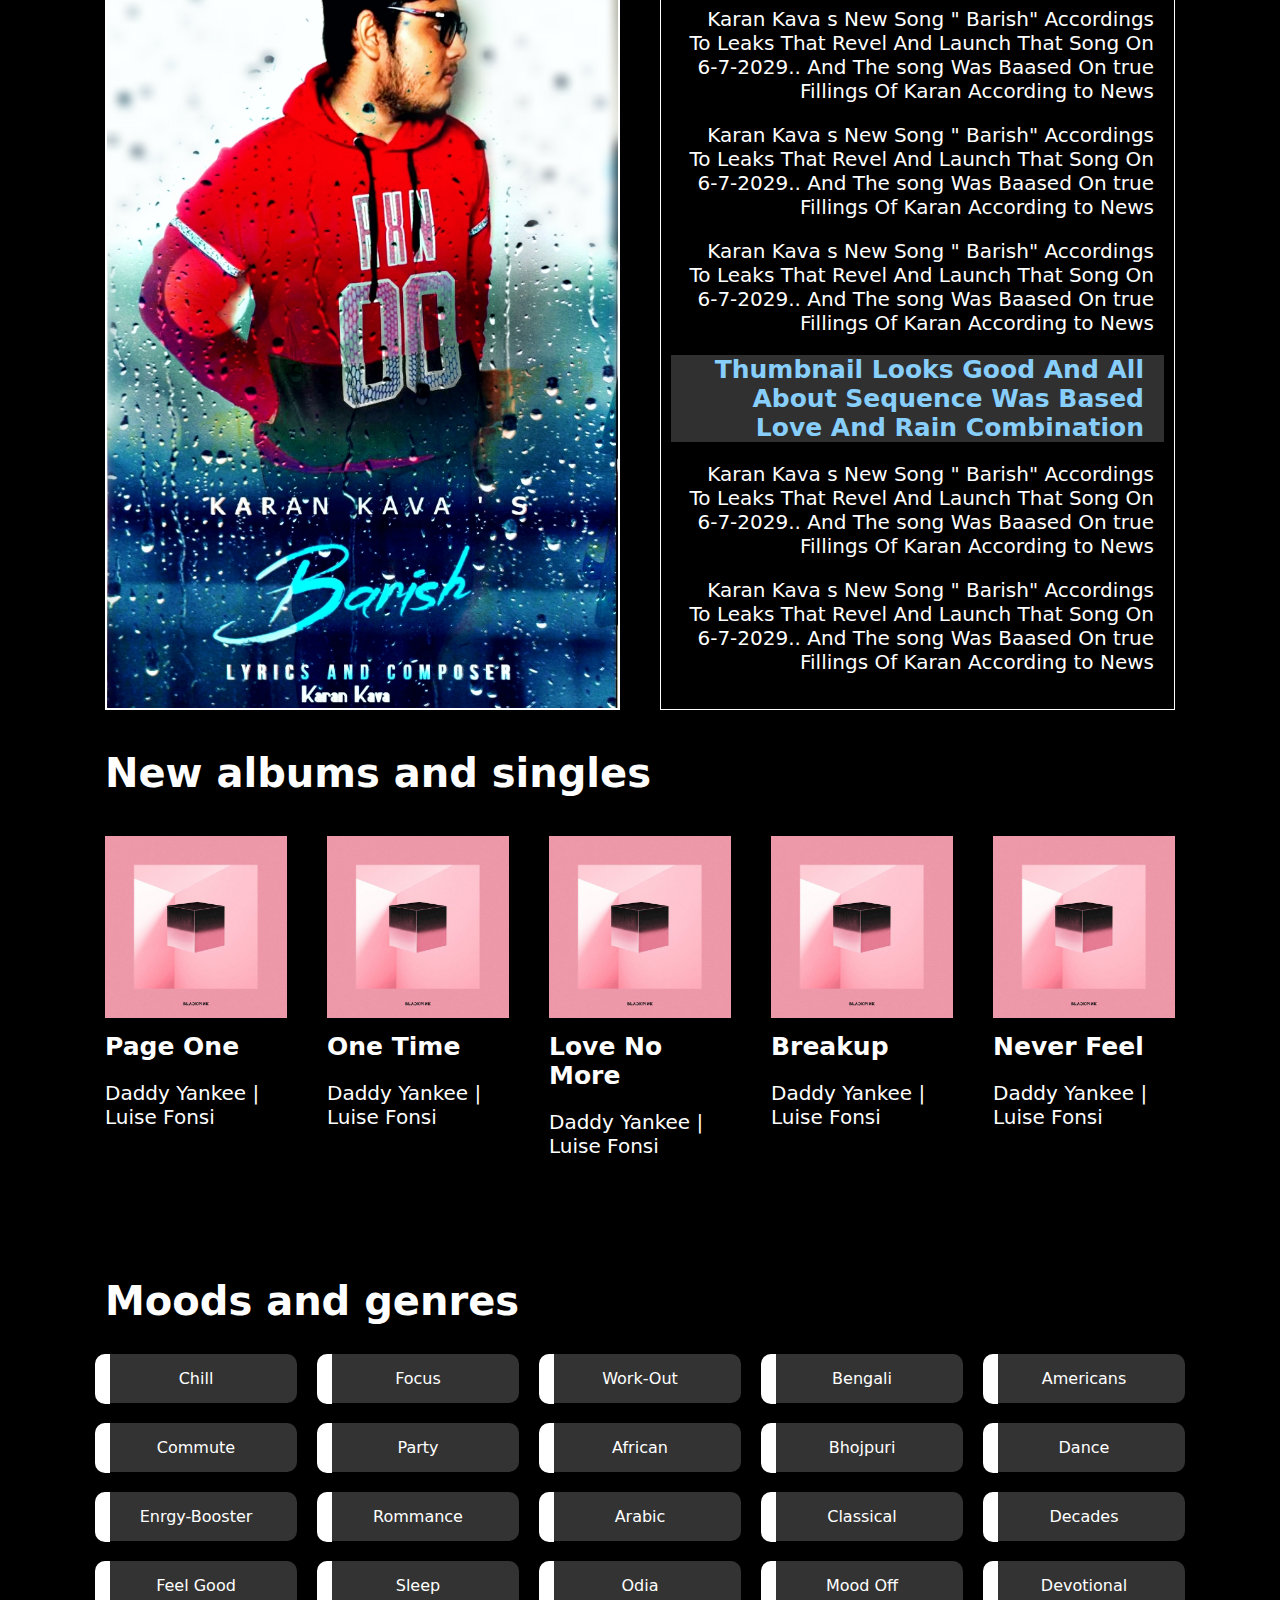
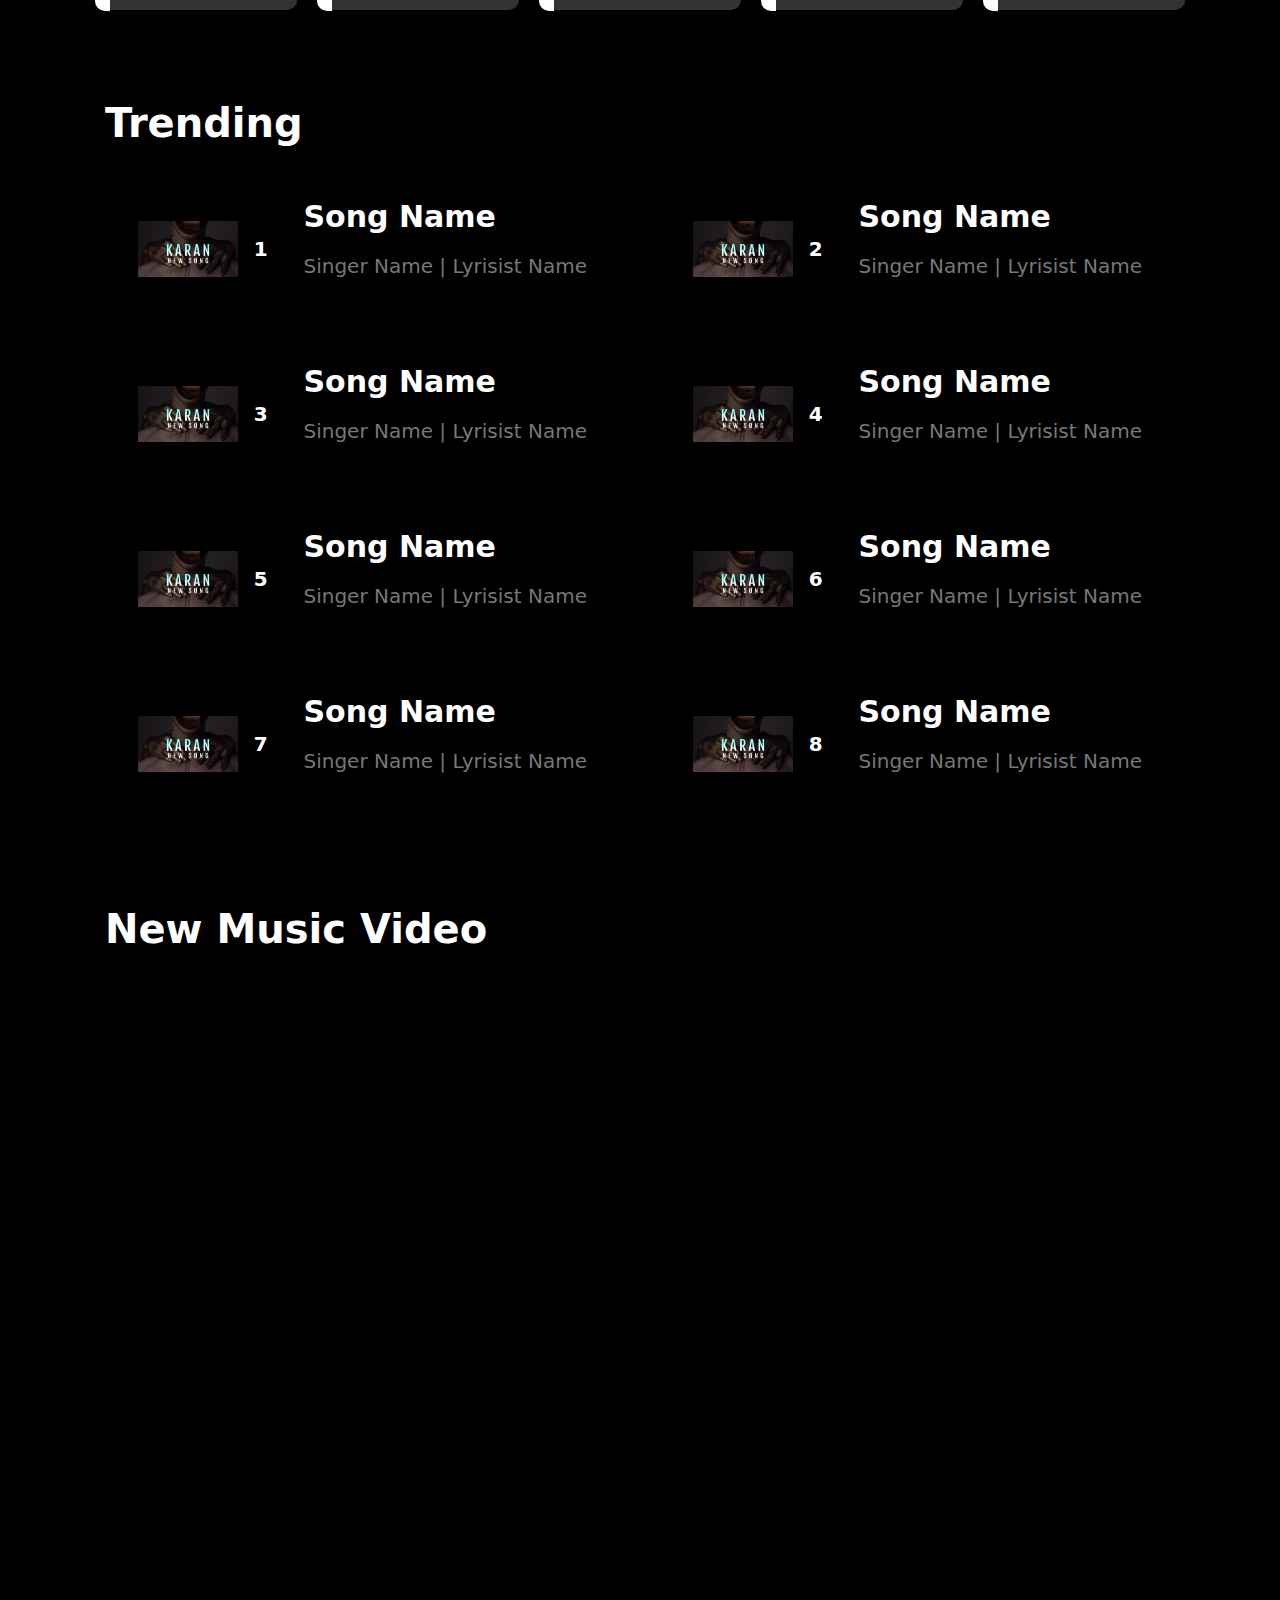
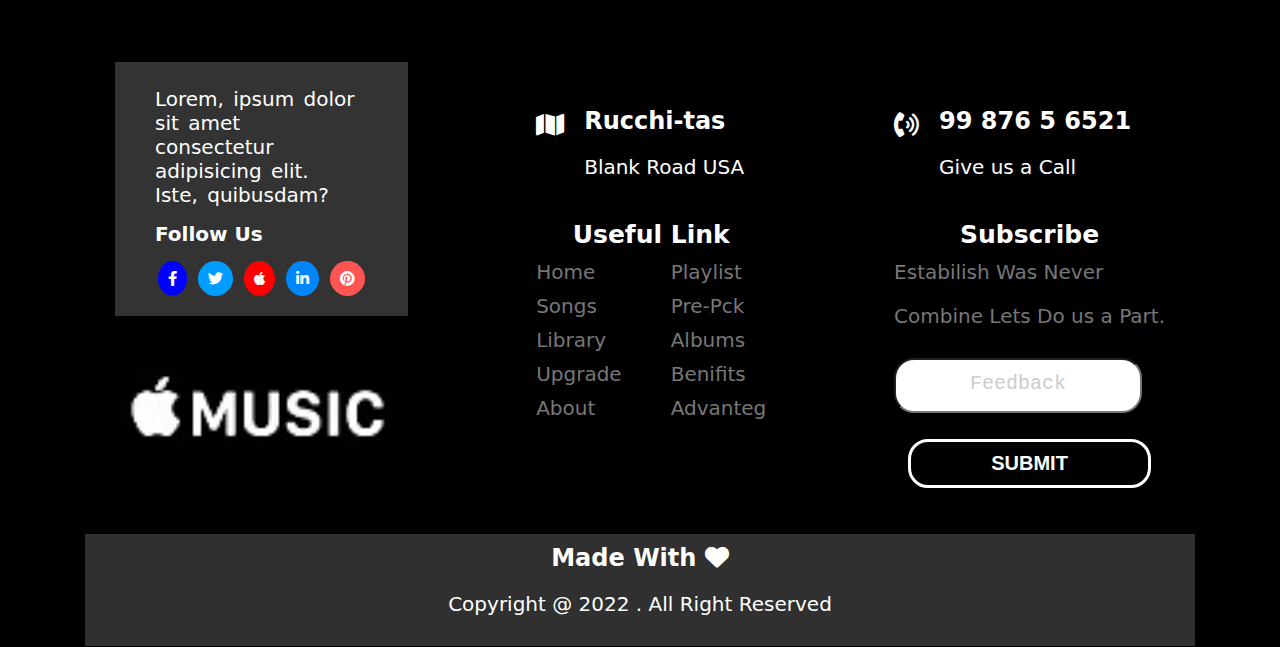
<file: songs.html>
<!DOCTYPE html>
<html lang="en">
<head>
    <meta charset="UTF-8">
    <meta http-equiv="X-UA-Compatible" content="IE=edge">
    <meta name="viewport" content="width=device-width, initial-scale=1.0">
    <title>Songs</title>
     <!-- Favicon -->
     <link rel="icon" href="Images/apple.png">
    <link rel="stylesheet" href="CSS/all.min.css">
    <link rel="stylesheet" href="CSS/style.css">

</head>
<body>
    <a href="#uphead">
        <button class="btnup">
            <i class="fa-solid fa-angle-up"></i>
        </button>
    </a>
    
    <header id="uphead">
        <div class="container d-flex align-center jus-bet">
            <div class="logo">
               <a href="index.html"> <img src="images/ilogo1.jpg" alt=""></a>
            </div>
            <nav>
                <ul class="d-flex align-center">
                    <li><a href="index.html">Home</a></li>
                    <li><a href="songs.html"><span>Songs</span></a></li>
                    <li><a href="history.html">Library</a></li>
                    <li><a href="upgrade.html">Upgrade</a></li>
                    <li><a href="about.html">About-Us</a></li>
                </ul>
            </nav>
            <div class="icon">
                <a href="login.html" title="Login"><i class="fa-solid fa-user"></i></a>
                <a href="songs.html" title="music"><i class="fa-solid fa-music"></i></a>
                <a href="https://accounts.google.com" target="_blank"="Google"><i class="fa-brands fa-google"></i></a>
                <a href="https://support.apple.com/en-in/apple-id" target="_blank" title="Apple Id"><i class="fa-brands fa-apple"></i></a>
            </div>
        </div>
    </header>

    <section class="space">
        <div class="banner1 d-flex align-center ">
                <div class="container">
                    <div class="content1">
                        <h1>ENJOY !</h1>
                        <p>Letest Songs And Playlists....!</p>
                    </div>
                </div>
        </div>
    </section>

    <section class="space">
        <div class="container d-flex jus-bet align-center">
            <div class="box-cat">
                <h2><i class="fa-solid fa-compact-disc"></i>New Release</h2>
            </div>
            <div class="box-cat">
                <h2><i class="fa-solid fa-chart-line"></i>Charts</h2>
            </div>
            <div class="box-cat">
                <h2><i class="fa-solid fa-face-grin"></i>Moods & Genres</h2>
            </div>
        </div>
    </section>
    <section class="">
        <div class="container">
            <div class="text">
                <h2>
                    Next Monsoon Songs Leaks
                </h2>
            </div>
        </div>
    </section>
    <section>
        <div class="container d-flex jus-bet">
            <div class="img-mysong">
                <img src="images/mysongkk.jpg   " alt="">
            </div>
            <div class="img-mysong">
                    <h2>-----Barish-----</h2>
                    <p>Karan Kava s New Song " Barish" Accordings To Leaks That Revel And Launch That Song On 6-7-2029.. And The song Was Baased On true Fillings Of Karan According to News</p>
                    <p>Karan Kava s New Song " Barish" Accordings To Leaks That Revel And Launch That Song On 6-7-2029.. And The song Was Baased On true Fillings Of Karan According to News</p>
                    <p>Karan Kava s New Song " Barish" Accordings To Leaks That Revel And Launch That Song On 6-7-2029.. And The song Was Baased On true Fillings Of Karan According to News</p>
                    <p class="Leak">Thumbnail Looks Good And All About Sequence Was Based Love And Rain Combination</p>
                    <p>Karan Kava s New Song " Barish" Accordings To Leaks That Revel And Launch That Song On 6-7-2029.. And The song Was Baased On true Fillings Of Karan According to News</p>
                    <p>Karan Kava s New Song " Barish" Accordings To Leaks That Revel And Launch That Song On 6-7-2029.. And The song Was Baased On true Fillings Of Karan According to News</p>
    
            </div>
        </div>
    </section>
    <section class="">
        <div class="container">
            <div class="text">
                <h2>
                    New albums and singles
                </h2>
            </div>
        </div>
    </section>

    <section class="space">
        <div class="container d-flex jus-bet">
            <div class="box-img">
                <img src="images/album.jpg" alt="">
                <h3>
                    Page One
                </h3>
                <p>Daddy Yankee | Luise Fonsi</p>
            </div>
            <div class="box-img">
                <img src="images/album.jpg" alt="">
                <h3>
                    One Time
                </h3>
                <p>Daddy Yankee | Luise Fonsi</p>
            </div>
            <div class="box-img">
                <img src="images/album.jpg" alt="">
                <h3>
                    Love No More
                </h3>
                <p>Daddy Yankee | Luise Fonsi</p>
            </div>
            <div class="box-img">
                <img src="images/album.jpg" alt="">
                <h3>
                    Breakup
                </h3>
                <p>Daddy Yankee | Luise Fonsi</p>
            </div>
            <div class="box-img">
                <img src="images/album.jpg" alt="">
                <h3>
                    Never Feel
                </h3>
                <p>Daddy Yankee | Luise Fonsi</p>
            </div>

        </div>
    </section>

    <section>
        <div class="container">
            <div class="text">
                <h2>
                    Moods and genres
                </h2>
            </div>
        </div>
    </section>

    <section class="space">
        <div class="container d-flex jus-bet">
            <div class="ctgry">
                <div class="bob-line">
                </div>
                <h4>Chill</h4>
            </div>
            <div class="ctgry">
                <div class="bob-line">
                </div>
                <h4>Focus</h4>
            </div>
            <div class="ctgry">
                <div class="bob-line">
                </div>
                <h4>Work-Out</h4>
            </div>
            <div class="ctgry">
                <div class="bob-line">
                </div>
                <h4>Bengali</h4>
            </div>
            <div class="ctgry">
                <div class="bob-line">
                </div>
                <h4>Americans</h4>
            </div>
        </div>
        <div class="container d-flex jus-bet">
            <div class="ctgry">
                <div class="bob-line">
                </div>
                <h4>Commute</h4>
            </div>
            <div class="ctgry">
                <div class="bob-line">
                </div>
                <h4>Party</h4>
            </div>
            <div class="ctgry">
                <div class="bob-line">
                </div>
                <h4>African</h4>
            </div>
            <div class="ctgry">
                <div class="bob-line">
                </div>
                <h4>Bhojpuri</h4>
            </div>
            <div class="ctgry">
                <div class="bob-line">
                </div>
                <h4>Dance</h4>
            </div>
        </div>
        <div class="container d-flex jus-bet">
            <div class="ctgry">
                <div class="bob-line">
                </div>
                <h4>Enrgy-Booster</h4>
            </div>
            <div class="ctgry">
                <div class="bob-line">
                </div>
                <h4>Rommance</h4>
            </div>
            <div class="ctgry">
                <div class="bob-line">
                </div>
                <h4>Arabic</h4>
            </div>
            <div class="ctgry">
                <div class="bob-line">
                </div>
                <h4>Classical</h4>
            </div>
            <div class="ctgry">
                <div class="bob-line">
                </div>
                <h4>Decades</h4>
            </div>
        </div>
        <div class="container d-flex jus-bet">
            <div class="ctgry">
                <div class="bob-line">
                </div>
                <h4>Feel Good</h4>
            </div>
            <div class="ctgry">
                <div class="bob-line">
                </div>
                <h4>Sleep</h4>
            </div>
            <div class="ctgry">
                <div class="bob-line">
                </div>
                <h4>Odia</h4>
            </div>
            <div class="ctgry">
                <div class="bob-line">
                </div>
                <h4>Mood Off</h4>
            </div>
            <div class="ctgry">
                 <div class="bob-line">
                </div>
                <h4>Devotional</h4>
            </div>
        </div>
    </section>

    <section>
        <div class="container">
            <div class="text">
                <h2>
                    Trending
                </h2>
            </div>
        </div>
    </section>

    <section class="space">
        <div class="container d-flex jus-bet">
            <div class="box-vid d-flex jus-bet align-center">
                <img src="images/iframe.jpg" alt="">
                <h4>1</h4>
                <h3>Song Name <br>
                <p>
                    Singer Name | Lyrisist Name
                </p></h3>
            </div>
            <div class="box-vid d-flex jus-bet align-center">
                <img src="images/iframe.jpg" alt="">
                <h4>2</h4>
                <h3>Song Name <br>
                    <p>
                        Singer Name | Lyrisist Name
                    </p></h3>
            </div>
        </div>

        <div class="container d-flex jus-bet">
            <div class="box-vid d-flex jus-bet align-center">
                <img src="images/iframe.jpg" alt="">
                <h4>3</h4>
                <h3>Song Name <br>
                    <p>
                        Singer Name | Lyrisist Name
                    </p></h3>
            </div>
            <div class="box-vid d-flex jus-bet align-center">
                <img src="images/iframe.jpg" alt="">
                <h4>4</h4>
                <h3>Song Name<br>
                    <p>
                        Singer Name | Lyrisist Name
                    </p> </h3>
            </div>
        </div>

        <div class="container d-flex jus-bet">
            <div class="box-vid d-flex jus-bet align-center">
                <img src="images/iframe.jpg" alt="">
                <h4>5</h4>
                <h3>Song Name <br>
                    <p>
                        Singer Name | Lyrisist Name
                    </p></h3>
            </div>
            <div class="box-vid d-flex jus-bet align-center">
                <img src="images/iframe.jpg" alt="">
                <h4>6</h4>
                <h3>Song Name <br>
                    <p>
                        Singer Name | Lyrisist Name
                    </p></h3>
            </div>
        </div>

        <div class="container d-flex jus-bet">
            <div class="box-vid d-flex jus-bet align-center">
                <img src="images/iframe.jpg" alt="">
                <h4>7</h4>
                <h3>Song Name <br>
                    <p>
                        Singer Name | Lyrisist Name
                    </p></h3>
            </div>
            <div class="box-vid d-flex jus-bet align-center">
                <img src="images/iframe.jpg" alt="">
                <h4>8</h4>
                <h3>Song Name <br>
                    <p>
                        Singer Name | Lyrisist Name
                    </p></h3>
            </div>
        </div>

    </section>

    <section>
        <div class="container">
            <div class="text">
                <h2>
                    New Music Video
                </h2>
            </div>
        </div>
    </section>

    <section>
        <div class="container d-flex">
            <div class="video">
                <iframe width="560" height="315" src="https://www.youtube.com/embed/3EueXxgltHg" title="YouTube video player" frameborder="0" allow="accelerometer; autoplay; clipboard-write; encrypted-media; gyroscope; picture-in-picture" allowfullscreen></iframe>
            </div>
            <div class="video">
                <iframe width="560" height="315" src="https://www.youtube.com/embed/fIip0BH6z7I" title="YouTube video player" frameborder="0" allow="accelerometer; autoplay; clipboard-write; encrypted-media; gyroscope; picture-in-picture" allowfullscreen></iframe>
            </div>
            <div class="video">
                <iframe width="560" height="315" src="https://www.youtube.com/embed/tOXMlseYc7E" title="YouTube video player" frameborder="0" allow="accelerometer; autoplay; clipboard-write; encrypted-media; gyroscope; picture-in-picture" allowfullscreen></iframe>
            </div>
        </div>
    </section>
    <section>
        <div class="container d-flex">
            <div class="video">
                <iframe width="560" height="315" src="https://www.youtube.com/embed/7zEx0AJguSM" title="YouTube video player" frameborder="0" allow="accelerometer; autoplay; clipboard-write; encrypted-media; gyroscope; picture-in-picture" allowfullscreen></iframe>
            </div>
            <div class="video">
                <iframe width="560" height="315" src="https://www.youtube.com/embed/gEV_Po7PeIY" title="YouTube video player" frameborder="0" allow="accelerometer; autoplay; clipboard-write; encrypted-media; gyroscope; picture-in-picture" allowfullscreen></iframe>
            </div>
            <div class="video">
                <iframe width="560" height="315" src="https://www.youtube.com/embed/hi0301FRL3g" title="YouTube video player" frameborder="0" allow="accelerometer; autoplay; clipboard-write; encrypted-media; gyroscope; picture-in-picture" allowfullscreen></iframe>
            </div>
        </div>
    </section>

    <footer>
        <div class="container ">
            <div class="top-footer d-flex jus-bet">
                <div class="part-1">
                    <div class="box-footer">
                        <p>
                            Lorem, ipsum dolor sit amet consectetur adipisicing elit. Iste, quibusdam?
                        </p>
                        <h2>Follow Us</h2>
                        <a href="https://www.facebook.com/applemusic/" target="_blank"><i class="fa-brands fa-facebook-f bg-1"></i></a>
                        <a href="https://twitter.com/AppleMusic?ref_src=twsrc%5Egoogle%7Ctwcamp%5Eserp%7Ctwgr%5Eauthor" target="_blank"><i class="fa-brands fa-twitter bg-2"></i></a>
                        <a href="https://music.apple.com/us/browse" target="_blank"><i class="fa-brands fa-apple bg-3"></i></a>
                        <a href="https://www.linkedin.com/company/apple-music-co.-inc." target="_blank"><i class="fa-brands fa-linkedin-in bg-4"></i></a>
                        <a href="https://www.pinterest.com/applemusic/" target="_blank"><i class="fa-brands fa-pinterest bg-5"></i></a>
                    </div>
                    <div class="font-cen">
                        <h2>
                           <img src="images/ilogo1.jpg" alt="">
                        </h2>
                    </div>
                </div>
                <div class="part-2 ">
                    <div class="forlocat d-flex">
                        <div class="iconforfooter">
                            <i class="fa-solid fa-map"></i>
                        </div>
                        <div class="location">
                            <h2>Rucchi-tas</h2>
                            <p>Blank Road USA</p>
                        </div>
                    </div>

                    <div class="nav">
                        <h2>Useful Link</h2>
                        <div class="navforfooter d-flex jus-bet">
                            <div class="firstnav">
                                <a href="index.html"><p>Home</p></a>
                                <a href="songs.html"><p>Songs</p></a>
                                <a href="history.html"><p>Library</p></a>
                                <a href="upgrade.html"><p>Upgrade</p></a>
                                <a href="about.html"><p>About</p></a>
                             </div>
                            <div class="secnav">
                                <p>Playlist</p>
                                <p>Pre-Pck</p>
                                <p>Albums</p>
                                <p>Benifits</p>
                                <p>Advanteg</p>
                            </div>
                        </div>
                    </div>
                </div>
                <div class="part-3">
                    <div class="forlocat d-flex">
                        <div class="iconforfooter">
                            <i class="fa-solid fa-phone-volume"></i>
                        </div>
                        <div class="location">
                            <h2>99 876 5 6521</h2>
                            <p>Give us a Call</p>
                        </div>
                    </div>
                   <div class="nav">
                    <h2>Subscribe</h2>
                    <p>Estabilish Was Never</p>
                    <p>  Combine Lets Do us a Part.</p>
                   </div>
                   <div class="input-edit">
                       <div class="msg">
                        <input type="text" placeholder="Feedback">
                        <button class="btn m-footer">
                            SUBMIT
                        </button>
                       </div>
                   </div>
                </div>
            </div>
            <div class="bottom-footer">
                <h2>Made With <i class="fa-solid fa-heart"></i></h2>
                    <p>Copyright @ 2022 . All Right Reserved</p>
            </div>
        </div>
    </footer>


</body>
</html>
</file>
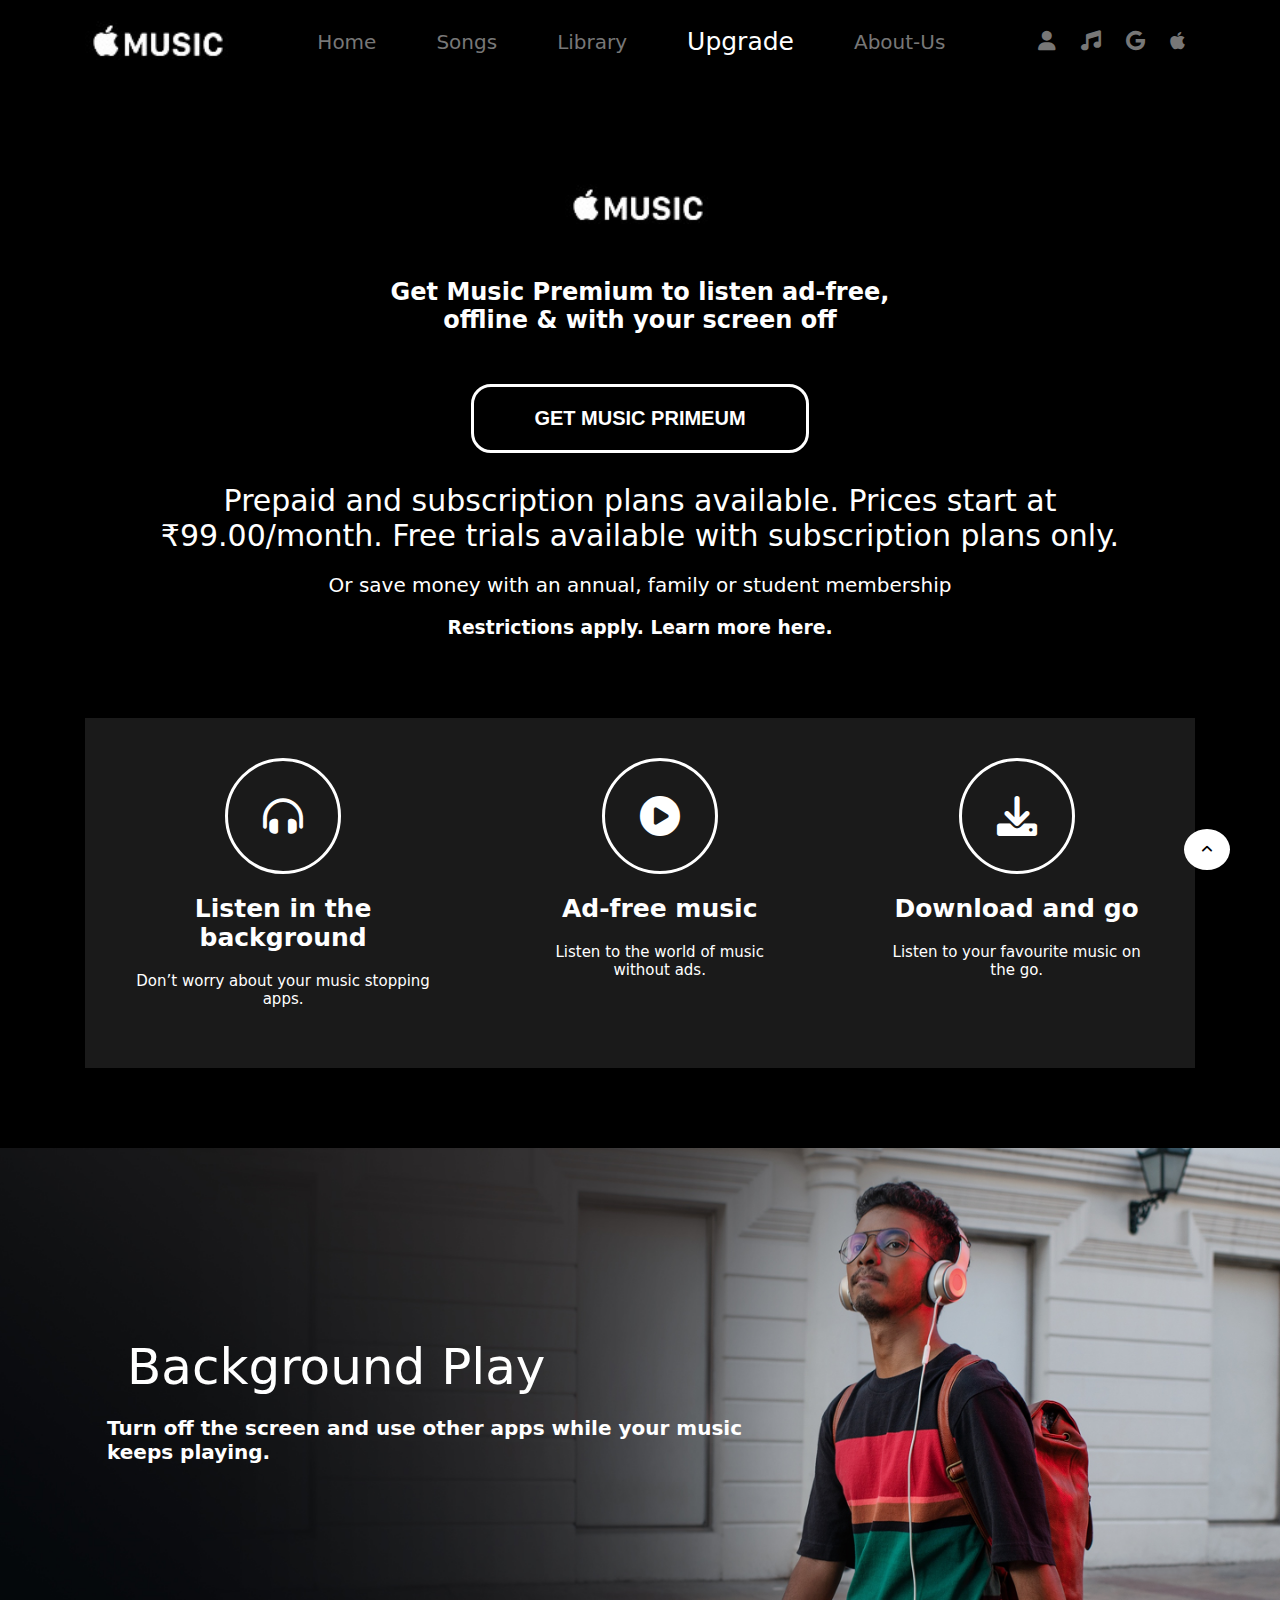
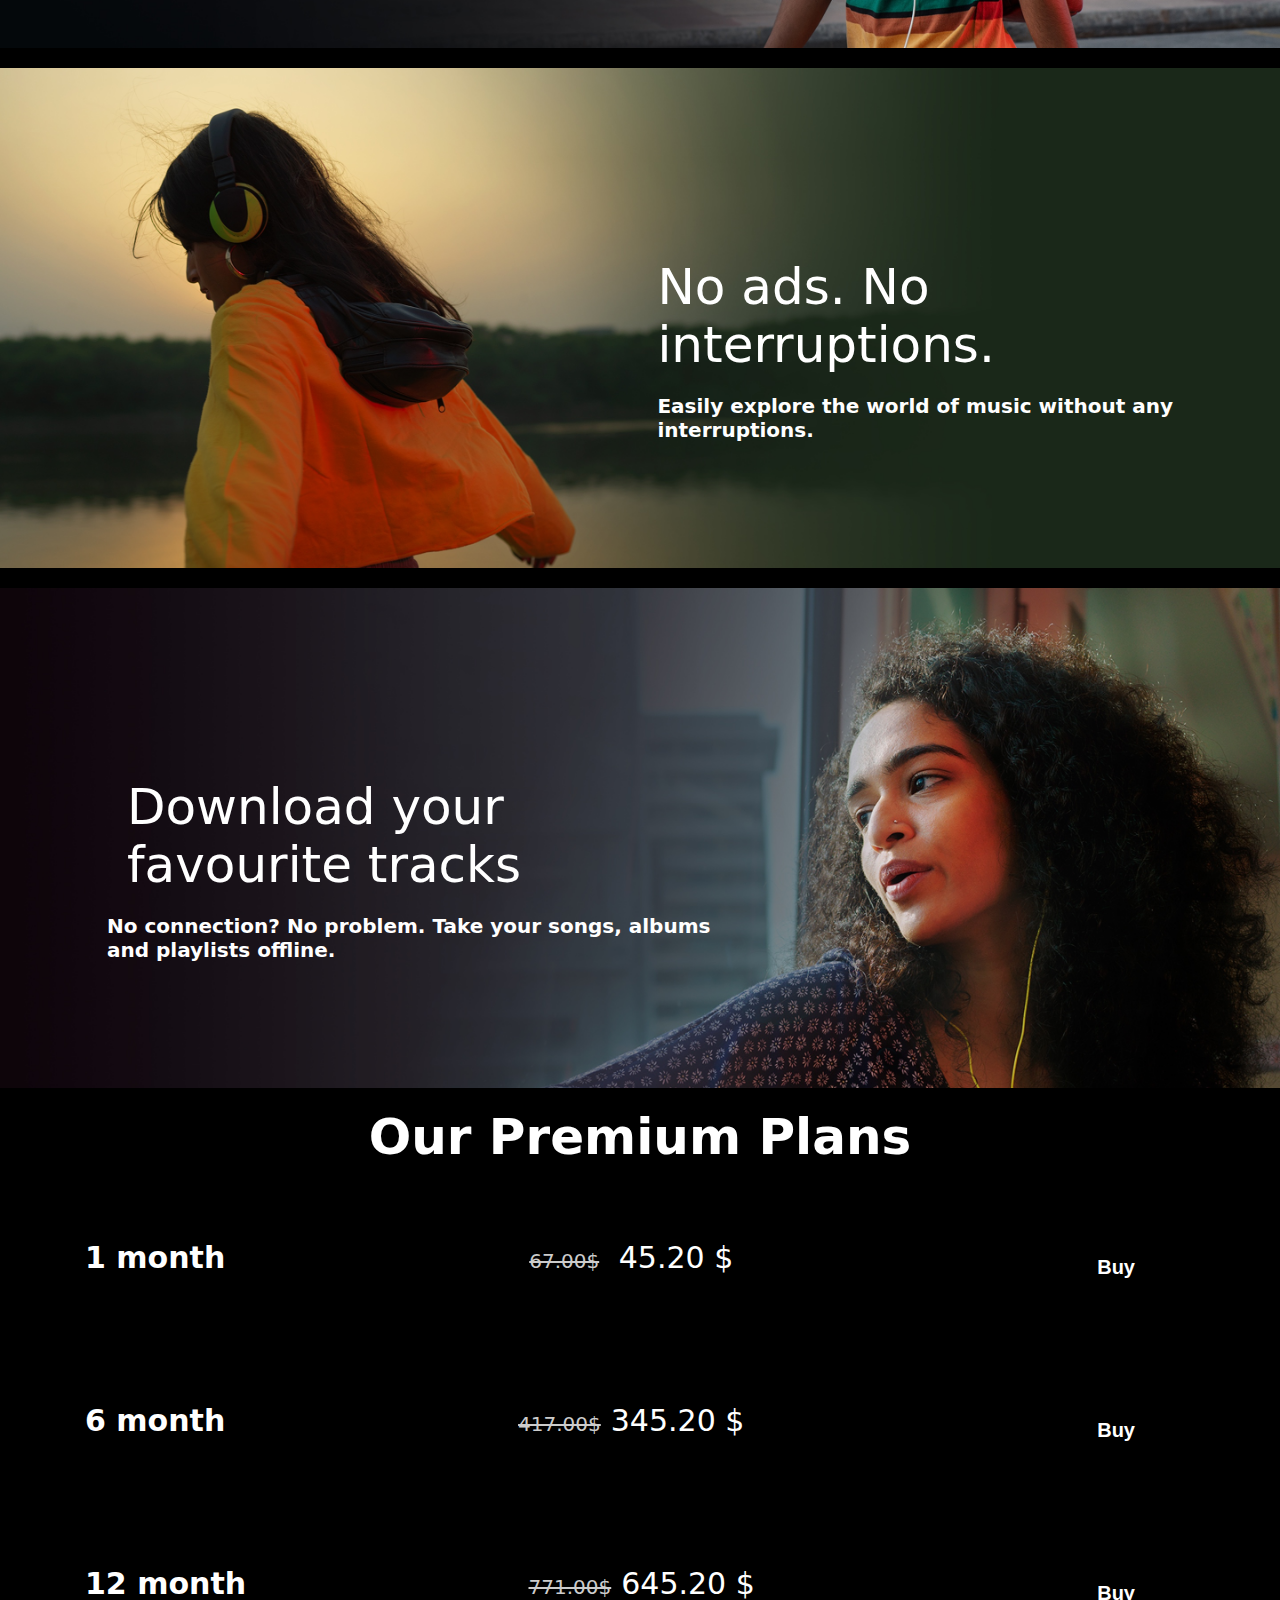
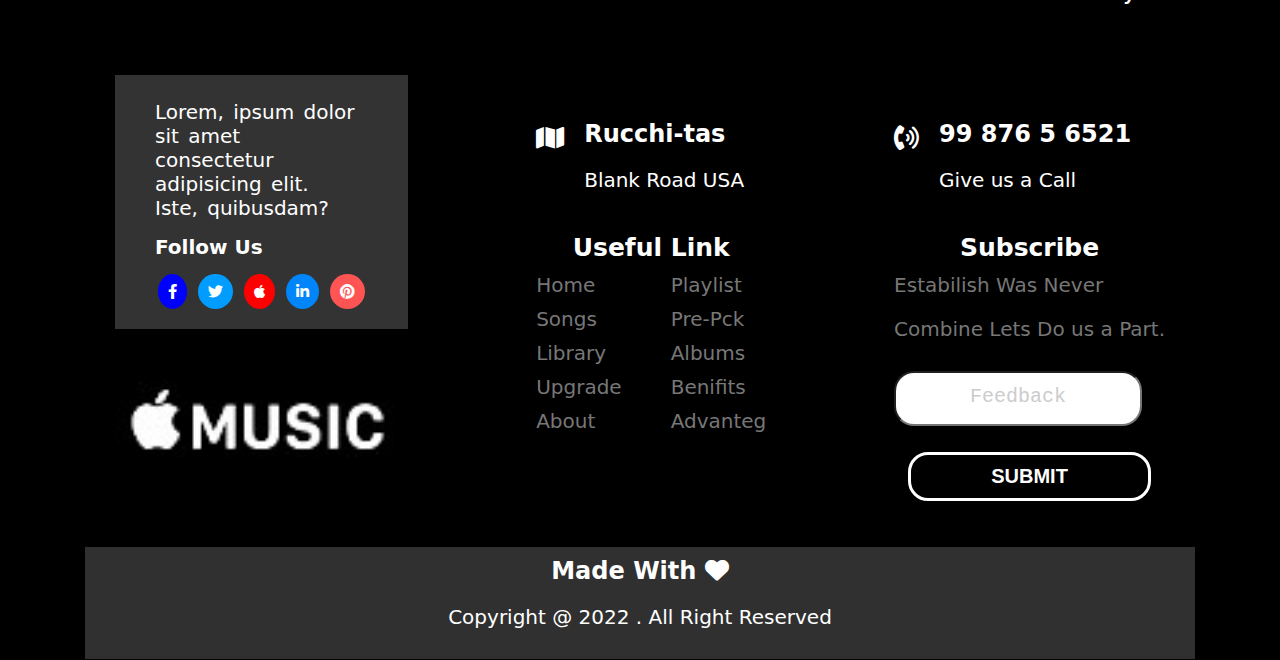
<file: upgrade.html>
<!DOCTYPE html>
<html lang="en">
<head>
    <meta charset="UTF-8">
    <meta http-equiv="X-UA-Compatible" content="IE=edge">
    <meta name="viewport" content="width=device-width, initial-scale=1.0">
    <title>Upgrade</title>

    <!-- Favicon -->
    <link rel="icon" href="Images/apple.png">

    <!-- All Min Css -->
    <link rel="stylesheet" href="CSS/all.min.css">

    <!-- Fonts -->
    <link rel="stylesheet" href="">

    <!-- Style.css -->
    <link rel="stylesheet" href="CSS/style.css">
</head>
<body>

     <a href="#uphead">
        <button class="btnup">
            <i class="fa-solid fa-angle-up"></i>
        </button>
    </a> 
    
    <header id="uphead">
        <div class="container d-flex align-center jus-bet">
            <div class="logo">
                <a href="index.html"><img src="images/ilogo1.jpg" alt=""></a>
            </div>
            <nav>
                <ul class="d-flex align-center">
                    <li><a href="index.html">Home</a></li>
                    <li><a href="songs.html">Songs</a></li>
                    <li><a href="history.html">Library</a></li>
                    <li><a href="upgrade.html"><span>Upgrade</span></a></li>
                    <li><a href="about.html">About-Us</a></li>
                </ul>
            </nav>
            <div class="icon">
                <a href="login.html" title="Login"><i class="fa-solid fa-user"></i></a>
                <a href="songs.html" title="music"><i class="fa-solid fa-music"></i></a>
                <a href="https://accounts.google.com" target="_blank"="Google"><i class="fa-brands fa-google"></i></a>
                <a href="https://support.apple.com/en-in/apple-id" target="_blank" title="Apple Id"><i class="fa-brands fa-apple"></i></a>
            </div>
        </div>
    </header>
    <section class="space">
        <div class="container">
            <div class="ad">
                <img src="images/ilogo1.jpg" alt="">
                <h2>
                    Get Music Premium to listen ad-free, <br>offline & with your screen off
                </h2>

                <a href="payment.html">
                    <button class="btn">
                        GET MUSIC PRIMEUM
                    </button>
                </a>

                <h4>
                    Prepaid and subscription plans available. Prices start at<br> ₹99.00/month. Free trials available with subscription plans only.
                </h4>

                <p>
                    Or save money with an annual, family or student membership
                </p>
                <h3>
                    Restrictions apply. Learn more here.
                </h3>
            </div>
        </div>

    </section>

    <section class="space">
    <div class="container d-flex jus-bet">
        <div class="box-pro">
            <i class="fa-solid fa-headphones-simple"></i>

            <h2>
                Listen in the background
            </h2>
            <p>
                Don’t worry about your music stopping apps.
            </p>
        </div>

        <div class="box-pro">
            <i class="fa-solid fa-circle-play"></i>

            <h2>
                Ad-free music
            </h2>
            <p>
                Listen to the world of music without ads.
            </p>
        </div>

        <div class="box-pro">
            <i class="fa-solid fa-download"></i>

            <h2>
                Download and go
            </h2>
            <p>
                Listen to your favourite music on the go.
            </p>
        </div>
    </div>
    </section>

    <section>
            <div class="bg-img ">
                <div class="text">
                    <h2>Background Play</h2>
                <p>
                    Turn off the screen and use other apps while your music<br> keeps playing.
                </p>
                </div>
            </div>
    </section>

    <section>
        <div class="bg-img2">
            <div class="text1">
                <h2>No ads. No <br>interruptions.</h2>
            <p>
                Easily explore the world of music without any <br>interruptions.
            </p>
            </div>
        </div>
    </section>

    <section>
        <div class="bg-img bg-img1 ">
            <div class="text">
                <h2>Download your <br>favourite tracks</h2>
            <p>
                No connection? No problem. Take your songs, albums <br>and playlists offline.
            </p>
            </div>
        </div>
    </section>
    <section>
        <div class="container">
                <h2 style="text-align: center; font-size:50px; color:white">Our Premium Plans</h2>
            <div class="premium ">
                 <div class="plan align-center d-flex jus-bet">
                    <h3>1 month</h3>
                 <p> <del>67.00$</del>  45.20 $ </p>
                 <a href="payment.html">
                    <button class="btn">
                        Buy
                    </button>
                 </a>
                 </div>

                 <div class="plan  align-center  d-flex jus-bet">
                    <h3>6 month</h3>
                 <p> <del>417.00$</del>345.20 $ </p>
                 <a href="payment.html">
                    <button class="btn">
                        Buy
                    </button>
                 </a>
                 </div>

                 <div class="plan  align-center  d-flex jus-bet">
                    <h3>12 month</h3>
                 <p> <del>771.00$</del>645.20 $ </p>
                 <a href="payment.html">
                    <button class="btn">
                        Buy
                    </button>
                 </a>
                 </div>
            </div>
        </div>
    </section>
    <footer>
        <div class="container ">
            <div class="top-footer d-flex jus-bet">
                <div class="part-1">
                    <div class="box-footer">
                        <p>
                            Lorem, ipsum dolor sit amet consectetur adipisicing elit. Iste, quibusdam?
                        </p>
                        <h2>Follow Us</h2>
                        <a href="https://www.facebook.com/applemusic/" target="_blank"><i class="fa-brands fa-facebook-f bg-1"></i></a>
                        <a href="https://twitter.com/AppleMusic?ref_src=twsrc%5Egoogle%7Ctwcamp%5Eserp%7Ctwgr%5Eauthor" target="_blank"><i class="fa-brands fa-twitter bg-2"></i></a>
                        <a href="https://music.apple.com/us/browse" target="_blank"><i class="fa-brands fa-apple bg-3"></i></a>
                        <a href="https://www.linkedin.com/company/apple-music-co.-inc."><i class="fa-brands fa-linkedin-in bg-4" target="_blank"></i></a>
                        <a href="https://www.pinterest.com/applemusic/" target="_blank"><i class="fa-brands fa-pinterest bg-5"></i></a>
                    </div>
                    <div class="font-cen">
                        <h2>
                           <img src="images/ilogo1.jpg" alt="">
                        </h2>
                    </div>
                </div>
                <div class="part-2 ">
                    <div class="forlocat d-flex">
                        <div class="iconforfooter">
                            <i class="fa-solid fa-map"></i>
                        </div>
                        <div class="location">
                            <h2>Rucchi-tas</h2>
                            <p>Blank Road USA</p>
                        </div>
                    </div>

                    <div class="nav">
                        <h2>Useful Link</h2>
                        <div class="navforfooter d-flex jus-bet">
                            <div class="firstnav">
                                <a href="index.html"><p>Home</p></a>
                                <a href="songs.html"><p>Songs</p></a>
                                <a href="history.html"><p>Library</p></a>
                                <a href="upgrade.html"><p>Upgrade</p></a>
                                <a href="about.html"><p>About</p></a>
                             </div>
                            <div class="secnav">
                                <p>Playlist</p>
                                <p>Pre-Pck</p>
                                <p>Albums</p>
                                <p>Benifits</p>
                                <p>Advanteg</p>
                            </div>
                        </div>
                    </div>
                </div>
                <div class="part-3">
                    <div class="forlocat d-flex">
                        <div class="iconforfooter">
                            <i class="fa-solid fa-phone-volume"></i>
                        </div>
                        <div class="location">
                            <h2>99 876 5 6521</h2>
                            <p>Give us a Call</p>
                        </div>
                    </div>
                   <div class="nav">
                    <h2>Subscribe</h2>
                    <p>Estabilish Was Never</p>
                    <p>  Combine Lets Do us a Part.</p>
                   </div>
                   <div class="input-edit">
                       <div class="msg">
                        <input type="text" placeholder="Feedback">
                        <button class="btn m-footer">
                            SUBMIT
                        </button>
                       </div>
                   </div>
                </div>
            </div>
            <div class="bottom-footer">
                <h2>Made With <i class="fa-solid fa-heart"></i></h2>
                    <p>Copyright @ 2022 . All Right Reserved</p>
            </div>
        </div>
    </footer>
</body>
</html>
</file>
<file: CSS/style.css>
/* ----------------- Default Css --------------------- */
*{
    margin: 0;
    padding: 0;
    box-sizing: border-box;
    
}
html{
    scroll-behavior: smooth;
}
span{
    color: var(--primary-color);
    font-size: 25px;
}
.btnup{
    background-color: var(--primary-color);
    padding:10px 15px;
    border-radius: 50%;
    position: fixed;
    bottom: 0;
    color: black;
    right: 0;
    z-index: 9;
    margin: 30px 50px;
    transition: 1s;
    cursor: pointer;
    border: 3px solid var(--primary-color);
}
::selection{
    color: black;
    background-color: #fff;
}
.btnup:hover{
    background-color: black;
    color: var(--primary-color);
    font-weight: bolder;
    border: 2px solid var(--primary-color);
}
.m-footer{
    margin: -4px !important;
    padding: 10px 80px !important;
}
body{
    background-color: black;
    font-family: system-ui, -apple-system, BlinkMacSystemFont, 'Segoe UI', Roboto, Oxygen, Ubuntu, Cantarell, 'Open Sans', 'Helvetica Neue', sans-serif;
}
:root{
    --primary-color:#fff;
}
header{
    padding: 20px;
}
a{
    text-decoration: none;
}
ul{
    list-style: none;
}
.container{
    max-width: 1140px;
    margin: 0 auto;
    padding-left: 15px;
    padding-right: 15px;
}
.d-flex{
    display: flex;
}
.jus-bet{
    justify-content: space-between;
}
.align-center{
    align-items: center;
}
.space{
    margin-bottom: 80px;
}
.btn{
    color: var(--primary-color);
    border: 3px solid var(--primary-color);
    padding: 20px 60px;
    border-radius: 20px ;
    background-color: black;
    font-size: 20px;
    transition: 0.8s;
    font-weight: bolder;
}
.btn:hover{
    color: black;
    background-color: var(--primary-color);
    border-radius: 80px;
    cursor: pointer;
    font-size: 25px;
}
.mb{
    margin-bottom: 20px;
}
.trend h2{
    padding: 20px 30px;
}
.text h2{
    font-size: 40px; 
    margin-left:70px;
    margin-bottom: 20px;
    color: #fff;
}
.text h2{
    color: var(--primary-color);
    margin-left: 20px;
    font-size: 40px;
}
.wel{
    background-color: #fff;
    color: #000;
    font-size: 50px;
    font-family:Arial, Helvetica, sans-serif;
}
/*--------------------------------Header------------------------- */
nav ul li a{
    padding: 0 30px;
    color: var(--primary-color);
    font-size: 20px;
    transition: 0.5s;
    color: #777;
}
nav ul li a:hover{
    color: var(--primary-color);
    font-size: 25px;
}
.logo img{
    width: 150px;
}
.icon a i{
    color:#777;
    padding: 0 10px;
    transition: 1s;
    font-size: 20px !important;
}
.icon a i:hover{
    font-size: 25px !important;
    color: var(--primary-color);
}
.content0 , .content1 h1{
    color: var(--primary-color);
    font-size: 50px;
    text-align: left;
}
.content0 , .content1 p{
    color: var(--primary-color);
    font-size: 30px;
    text-align: left;
    font-family:'Lucida Sans', 'Lucida Sans Regular', 'Lucida Grande', 'Lucida Sans Unicode', Geneva, Verdana, sans-serif;
}
/* -------------page-1---------------- */
.banner{
    background-image: url("../images/banner.jpg");
    width: 100%;
    height: 120vh;
    background-size: cover;
    background-repeat: no-repeat;
}

.service{
    width: 25%;
    text-align: center;
}
.service h2{
    color: var(--primary-color);
    margin-bottom: 10px;
   
}
.service p{
    color: #ccc;
    
    font-family:'Trebuchet MS', 'Lucida Sans Unicode', 'Lucida Grande', 'Lucida Sans', Arial, sans-serif ;
}
.service i{
    color:#777;
    font-size: 50px;
    text-align: center;
    margin-bottom: 20px;
    border: 2px solid transparent;
    border-radius: 50%;
    padding: 30px;
    transition: 1S;
}
.service:hover i{
    border: 2px solid var(--primary-color) ;
    border-radius: 50%;
    padding: 30px;
    color:  var(--primary-color);;
}
.rowcon{
    color: var(--primary-color);
    width: 33.33%;
    text-align: center;
    margin: 10px 30px;
    transition: 1s;
    border-radius: 20px;
    position: relative;
}
.img1 , .img2 , .img3 , .img4 , .img5 {
    width: 100%;
    height: 540px;
    background-size: cover;
    background-position: center;
    background-repeat: no-repeat;
    border-top-left-radius:40px ;
    border-top-right-radius: 40px;
    border: 3px solid #000;
}
.img1{
    background-image: url("../images/model1.jpg");
}
.img2{
    background-image: url("../images/model2.jpg");
}
.img3{
    background-image: url("../images/model3.jpg");
}
.img4{
    background-image: url("../images/model4.jpg");
}
.img5{
    background-image: url("../images/model5.jpg");
}
.rowcon p{
    color: #777;
    padding: 30px 40px;
    transition: 1s;
    font-size: 20px;
    margin-bottom: 190px;
}
.rowcon p:hover{
    color: var(--primary-color);
}
.rowcon h2{
    color: #000;
    transition: 1s;
    margin-top: 30px;
    background-color:var(--primary-color);
    padding: 20px;
    position: absolute;
    bottom: 0;
    left : 0;
    width: 100%;
    border-radius: 30px 30px 0px 0;
    border: 3px solid var(--primary-color);
}
.rowcon h2:hover{
    color: var(--primary-color);
    background-color: rgba(0,0,0,0.5);
    border: 3px solid var(--primary-color);
    cursor: pointer;
    font-size: 30px;
    padding: 30px;
}

.songs img{
    border: 3px solid var(--primary-color);
}
.songs h5{
    color: var(--primary-color);
    font-size: 30px;
    margin-top: 20px;
}
.songs p{
    color: var(--primary-color);
}
.songs .btn{
    margin-top: 20px;
    width: 100%;
}
.sug{
    color: var(--primary-color);
    text-align: center;
    font-size: 50px;
}
.music-user{
    width:33.33%;
    border: 0px solid var(--primary-color);
    margin: 0 20px;
    margin-bottom: 30px;
    transition: 1s;
}
.music-user audio{
    width: 100%;
    border-radius: 0px;
    background-color: #f6f6f6;
    padding: 10px;
}
.music-user:hover img{
    width: 230px;
    border-radius: 100%;
    border: 3px solid var(--primary-color);
}
small{
    font-size: 20px;
    font-weight: 700;
}
.music-user:hover h2{
    margin-top: -30px;
}
.song-bar h2{
    font-size: 40px;
    transition: 1s;
    font-weight: 500;
}
.song-bar{
    color: var(--primary-color);
    width: 100%;
    text-align: center;
    margin-bottom: 20px;
    padding: 10px;
    flex-wrap: wrap;
}
.song-bar img{
    border-radius: 0px;
    width: 200px;
    border: 4px solid #777;
    transition: 1s;
}
.content0{
    position: absolute;
    top: 52%;
    left: 13%;
}
/* --------page-2------------------ */
.content1{
    position: absolute;
    top: 52%;
    right: 13%;
}
.banner1{
    background-image: url("../images/banners1.jpg");
    width: 100%;
    height: 120vh;
    background-size: cover;
    background-repeat: no-repeat;
}

.box-cat{
    color: var(--primary-color);
    font-size: 20px;
    background-color: rgba(255, 255, 255, 0.2);
    padding: 20px 60px;
    cursor: pointer;
}
.box-cat i{
    font-size: 30px;
    margin-right: 20px;
}
.box-img{
    width: 20%;
    padding: 20px 0;
    margin: 0 20px;
    cursor: pointer;
}
.box-img img{
    width: 100%;
    margin-bottom: 10px;
}
.box-img h3{
    color: var(--primary-color);
    font-size: 25px;
    margin-bottom: 5px;
}
.box-img p{
    color: var(--primary-color);
}
.ctgry{
    width: 20%;
    text-align: center;
    background-color: rgba(255, 255, 255, 0.2);
    padding: 15px 30px;
    margin: 10px 10px;
    border-radius: 10px;
    position: relative;
    cursor: pointer;
}
.ctgry h4{
    color: var(--primary-color);
    font-weight: 400;
}
.bob-line{
    height: 50px;
    width: 15px;
    background-color: var(--primary-color);
    position: absolute;
    top: 0;
    left: 0;
    border-radius: 10px 0px 0px 10px;
    transition: 1s;

}
.ctgry:hover .bob-line{
    width: 100%;
    border-radius: 10px;
    color: black;
    z-index: -1;
}
.ctgry:hover h4{
    color: black;
    z-index: 9;
    font-weight: 500;
}
.box-vid{
    width: 50%;
    margin: 10px 30px; 
    padding: 20px;
    border: 3px solid transparent;
    transition: 1s;
    cursor: pointer;
}
.box-vid:hover{
    border: 3px solid #fff;
    border-radius: 20px 0px 20px 0px;
}
.box-vid img{
    width: 100px;
}
.box-vid h4{
    color: var(--primary-color);
    font-size: 20px;
}
.box-vid h3{
    color: var(--primary-color);
    margin-left: 20px;
    font-size: 30px;
}
.box-vid p{
    font-size: 20px;
    color: #777;
}
.video{
    width: 33.33%;
    margin: 10px 20px;
    border: 3px solid transparent;
    transition: 1s;
    cursor: pointer;
}
.video:hover{
    border-radius: 40px;
     border: 3px solid var(--primary-color);
     box-shadow: 3px 3px 30px var(--primary-color);
}
iframe{
    width: 100%;
    border-radius: 40px;
} 
.img-mysong{
    width: 50%;
    color: #fff;
    margin: 40px 20px;
    border: 1px solid #fff;
}
.img-mysong img{
    width: 100%;
    height: 100%;
    border: 1px solid #fff;
}
.img-mysong h2{
    font-size: 40px;
    text-align: center;
}
.img-mysong p{
    text-align: right;
    font-size: 20px;
    font-weight: 200;
    padding: 0 20px;
}
.img-mysong  .Leak{
    color: lightskyblue;
    font-size: 25px;
    font-weight: 900;
    background-color: rgba(159, 159, 159, 0.3);
    margin: 0 10px;
}
/* -------------page-3--------------------- */
.forlib{
    color: var(--primary-color);
    
}
.forlib h1{
    font-size: 40px;
    margin-top: 50px;
}
.forlib p{
    color: #777;
    font-size: 25px;
}
.forlib img{
    width: 200px;
}
.forlib h2{
    font-size: 20px;
    margin-top: 10px;
}
.foralbum{
    text-align: center;
    margin: -5px 20px;
    padding: 15px 20px;
    cursor: pointer;
}
.foralbum:hover{
    background-color: rgba(255, 255, 255, 0.2);
    border-radius: 20px;
}
.foralbum h4{
    font-size: 30px;
    color: var(--primary-color); 

}
.foralbum p{
    color: #777;
}
.foralbum img{
    width: 200px;
}
/* --------------page-4----------------- */
.ad{
    text-align: center;
}
.ad img{
    width: 150px;
    margin-top: 100px;
    margin-bottom: 50px;
}
.ad h2{
    color: #fff
}
.ad h3{
    color: #fff
}
.ad p{
    color: #fff;
    margin : 20px 0;
    font-size : 20px;
}
.btn{
    margin-top: 50px;
    margin-bottom: 30px;
}
.ad h4{
    color: #fff;
    font-size: 30px;
    font-weight: 400;
}
.box-pro{
    text-align: center;
    color: var(--primary-color);
    padding: 40px 50px;

    background-color: rgba(255, 255, 255, 0.1);
}
.box-pro h2{
    font-size: 25px;
    color: #fff;
}
.box-pro i{
    color: var(--primary-color);
    font-size: 40px;
    border: 3px solid var(--primary-color);
    border-radius: 50%  ;
    padding: 35px 35px;
    margin-bottom: 20px;
}
.box-pro p{
    color: #fff;
    font-size: 15px;

}
.bg-img{
    background-image: url("../images/bannerpro.jpg");
    width: 100%;
    height: 500px;
    background-repeat: no-repeat;
    background-size: cover;
    position: relative;
    color: #fff;
    margin-bottom: 20px;
    
}
.bg-img h2{
    font-weight: 200;
    font-size: 50px;
    margin-bottom: 20px;
}
.bg-img p{
    font-weight: 600;
    font-size: 20px;
}
.bg-img .text{
    position: absolute;
    top: 190px;
    left: 107px;
}
.bg-img1{
    background-image: url("../images/bannerpro2.jpg");
}
.bg-img2{
    background-image: url("../images/bannerpro1.jpg");
    width: 100%;
    height: 500px;
    background-repeat: no-repeat;
    background-size: cover;
    position: relative;
    color: #fff;
    margin-bottom: 20px;
}
.bg-img2 .text1{
    position: absolute;
    top: 190px;
    right: 107px;
}
.bg-img2 h2{
    font-weight: 200;
    font-size: 50px;
    margin-bottom: 20px;
}
.bg-img2 p{
    font-weight: 600;
    font-size: 20px;
}
.premium{
    color: var(--primary-color);
    margin: 20px 0;
}
.premium h3{
    font-size: 30px;
}
.premium p{
    font-size: 30px;
    transition: 1s;
}
.premium .plan del{
    color: #ccc;
    font-size: 20px;
    margin-right:10px;
}
.plan{
    transition: 1s;
    margin: 20px 0;
}
.plan .btn{
    /* background-color: ; */
    border: none;
}
.plan:hover{
    background-color: var(--primary-color);
    padding: 20px 40px;
    border-radius: 40px;
    border: 5px solid #000;
    color: #000;
}
.plan:hover p{
    font-size: 50px;
}
.plan:hover h3{
    font-size: 50px;
}
/* ------------page-5------------------- */

.text-box{
    color: var(--primary-color);
    text-align: center;
}
.text-box h2{
    font-size: 50px;
    font-weight: 200;
    
}
.text-box p {
    font-size: 20px;
    margin-top: 10px;
    font-weight: 600;
}
.text-box2 h2{
    color: #fff;
    font-size: 50px;
    text-align: center;
    font-weight: 100;
    margin-bottom: 30px;
}
.box{
    width: 33.33%;
    text-align: center;
    color: #fff;
    border: 1px solid #777;
    padding: 10px 40px ;
    margin:40px 20px ;
}
.box img{
    width: 100px;
    border-radius: 50%;
    margin: 20px 0;
}
.box h2{
    font-size: 30px;
    font-weight: 700;
    letter-spacing: 2px;
}
p{
    font-size: 20px;
    font-weight: 500;
    margin: 20px 0;
}
.textlorem h3{
    color: var(--primary-color);
    text-align: justify;
    text-indent: 120px;
    font-weight: 400;
}
.box1{
   width: 100%;
   text-align: center;
   margin: 20px 40px;
}
.box1 .btn{
    width: 100%;
    padding:30px 60px;
}
/* ----------------------------footer------------------- */
footer{
    background-color: #000;
    color: #fff;
}
.top-footer{
    background-color: #000;
}
h2 img{
    width: 100%;
}
.font-cen h2{
    font-size: 25px;
    text-align: center;
    margin: 50px 0;
    font-weight:500 ;
}
.top-footer{
    padding: 0 30px 30px;
}
.box-footer{
    background-color: rgba(255, 255, 255, 0.2);
    padding: 10px 40px;
}
.box-footer i{
    padding: 10px;
    border-radius: 50%;
    font-size: 15px;
    margin: 10px 3px;
    cursor: pointer;
    transition: 1s;
}
.box-footer i:hover{
    font-size:30px ;
    padding: 20px;
}
.bg-1{
    background-color: blue;
    color: var(--primary-color);
}
.bg-2{
    background-color: rgb(0, 157, 255);
    color: var(--primary-color);
}
.bg-3{
    background-color: red;
    color: var(--primary-color);
}
.bg-4{
    background-color: rgb(0, 134, 250);
    color: var(--primary-color);
}
.bg-5{
    background-color: rgb(255, 84, 84);
    color: var(--primary-color);
}
.box-footer h2{
    font-size: 20px;
    margin: 5px 0;
}
.box-footer p{
    width: 200px;
    margin: 15px 0;
    word-spacing: 3px;
    font-weight: 500;
}
.iconforfooter i{
    font-size: 25px;
    margin-top: 50px;
    margin-right: 20px;
}
.location{
    margin-top: 45px;
}
.firstnav{
    margin-right: 49px;
}
.nav h2{
    font-weight: 700;
    cursor: pointer;
    position: relative;  
    transition: 1s;
    border: 1px solid #000;
    text-align: right;
    margin-top: 20px;
    font-size: 25PX;
    text-align: center;
}
.nav h2:hover{
    background-color: #fff;
    color: black;
    border: 1px solid #fff;
    padding: 10px;
    border-radius: 30px;
}
.navforfooter P{
    font-size: 20PX;
    font-weight: 500;
    margin:10PX 0 ;
    color: rgb(41, 41, 41);
    cursor: pointer;
    transition: 1s;
}
.navforfooter P:hover{
    color: #FFF;
    font-size: 22px;
}
.nav p{
    color: #777;
    font-size: 20px;
    margin-top: 10px;
}
.msg{
    margin: 20px 0;
    text-align: center;
}
.input-edit input{
    padding: 17px 10px;
    outline: none;
    margin: 30px 0;
    display: block;
    width: 248px;
    font-size: 15px;
    border-radius: 20px;
    font-family: monospace;

    color: red;
    font-weight: 900;
}
::placeholder{
    text-align: center;
    font-weight: 300;
    font-size: 20px;
    margin: 5px 0;
    color: #ccc;
}
.msgbtn{
    font-size: 20px;
    background-color: #000;
    color: #fff;
    border: 3px solid #777;
    padding: 10px;
    width: 100%;
    border-radius: 20px;
}
/* ---------------------bottom footer------------- */
.bottom-footer{
    background-color: rgba(159, 159, 159, 0.3);
    text-align: center;
    padding: 10px 0;
}
.bottom-footer i{
    transition: 1s;
}
.bottom-footer:hover  i{
    font-size: 100px;
    color: red;
}
</file>
<file: CSS/userdata.css>
*{
    margin:0;
    padding: 0;
    box-sizing: border-box;
}
.container{
    max-width: 1140px;
    margin: 0 auto;
    padding-left: 15px;
    padding-right: 15px;
}
body{
    /* background-color:rgb(55, 55, 55); */
    background-color: #000;
    /* height: 100vh;
    width: 100%; */
    /* position: relative; */
    text-align: center;
    font-family:system-ui, -apple-system, BlinkMacSystemFont, 'Segoe UI', Roboto, Oxygen, Ubuntu, Cantarell, 'Open Sans', 'Helvetica Neue', sans-serif;
}
.backbox{
    /* position: absolute; */
    background-color: #000;
    color: #fff;
    border-radius: 60px;
    padding: 50px;
    transition: 2s;
    margin: 21px 212px;
    
}
.backbox:hover{
    box-shadow: 3px 3px 10px #fff;
}
h1{
    font-size: 40px;
    text-align: center;
    /* font-family:Cambria, Cochin, Georgia, Times, 'Times New Roman', serif; */
    padding: 5px 0px;
    
}
input{
    width: 100%;
    padding: 20px 10px;
    margin: 20px 0px;
    border: none;
    border-bottom: 2px solid rgb(196, 195, 195);
    font-family: 'Trebuchet MS', 'Lucida Sans Unicode', 'Lucida Grande', 'Lucida Sans', Arial, sans-serif;

}
input.otpbox{
    height: 10%;
    width: 14.7%;
    margin: 10px 25px;
    margin-top: 30px;
}
input{
    background-color: #000;
    color: #fff;
    font-size: 20px;
}
input:focus{
   outline: none;
}
.backbox a{
    text-decoration: none;
    font-size: 20px;
    color: #fff;
    text-align: center;
    /* padding: 20px !important; */
    margin-top: 70px;
}
.con{
    border-radius: 40px;
    font-size: 30px;
    margin: 35px auto;
    padding: 20px;
    border: 3px solid #fff;
    text-align: center;
    background-color: #000;
    color: white;
    /* font-family:'Gill Sans', 'Gill Sans MT', Calibri, 'Trebuchet MS', sans-serif; */
    cursor: pointer;
    transition: 1s;
}
.con:hover{
    background-color: #FFF;
    color: #000;
    font-size: 35px;
    
}
input::placeholder{
    font-size: 20px;
    color:rgb(196, 195, 195) ;
    font-family: 'Trebuchet MS', 'Lucida Sans Unicode', 'Lucida Grande', 'Lucida Sans', Arial, sans-serif;
    
}
.backbox h4{
    font-size: 20px;
    color: rgb(196, 195, 195);
    text-align: center;
    margin-bottom: 20px !important;
}
.reg{
    font-size: 20px;
}

.f-log{
    font-size: 20px;
}
.navvertical{
    display: flex;
    position: fixed;
    top: 0;
    left: 0;
    flex-direction: column;
}
.navvertical a i{
    color: #fff;
    font-size: 30px;
    margin: 10px 25px;
    padding: 15px;
    transition: 1s;
}
.navvertical a i:hover{
    color: #000;
    background-color: #fff;
    border: 1px solid #000;
    font-size: 25px;
    padding:15px;
    border-radius: 30px;
    /* margin: 10px 20px; */ 
}
.payment h3{
    text-align: left;
}
.pay-fax input{
    justify-content: space-between;
    margin-right: 5px;
}
.d-flex{
    display: flex;
}
.payment-btn{
    color: #fff;
    background-color: #000;
    border: 3px solid #fff;
    border-radius: 30px;
    width: 100%;
    font-size: 20px;
    font-weight: 900;
    padding: 20px 0;
    transition: 1s;
    margin: 20px 0;
    cursor: pointer;
}
.payment-btn:hover{
    color: #000;
    background-color: #fff;

}
.text-edit h3{
    text-align: right;
    font-weight: 400;
    font-size: 20px;
    color: #777;
}
h6{
    font-size: 25px;
    border: 3px solid #fff;
    border-radius: 30px;
    padding: 15px 0;
    margin-top: 20px;
}
</file>
